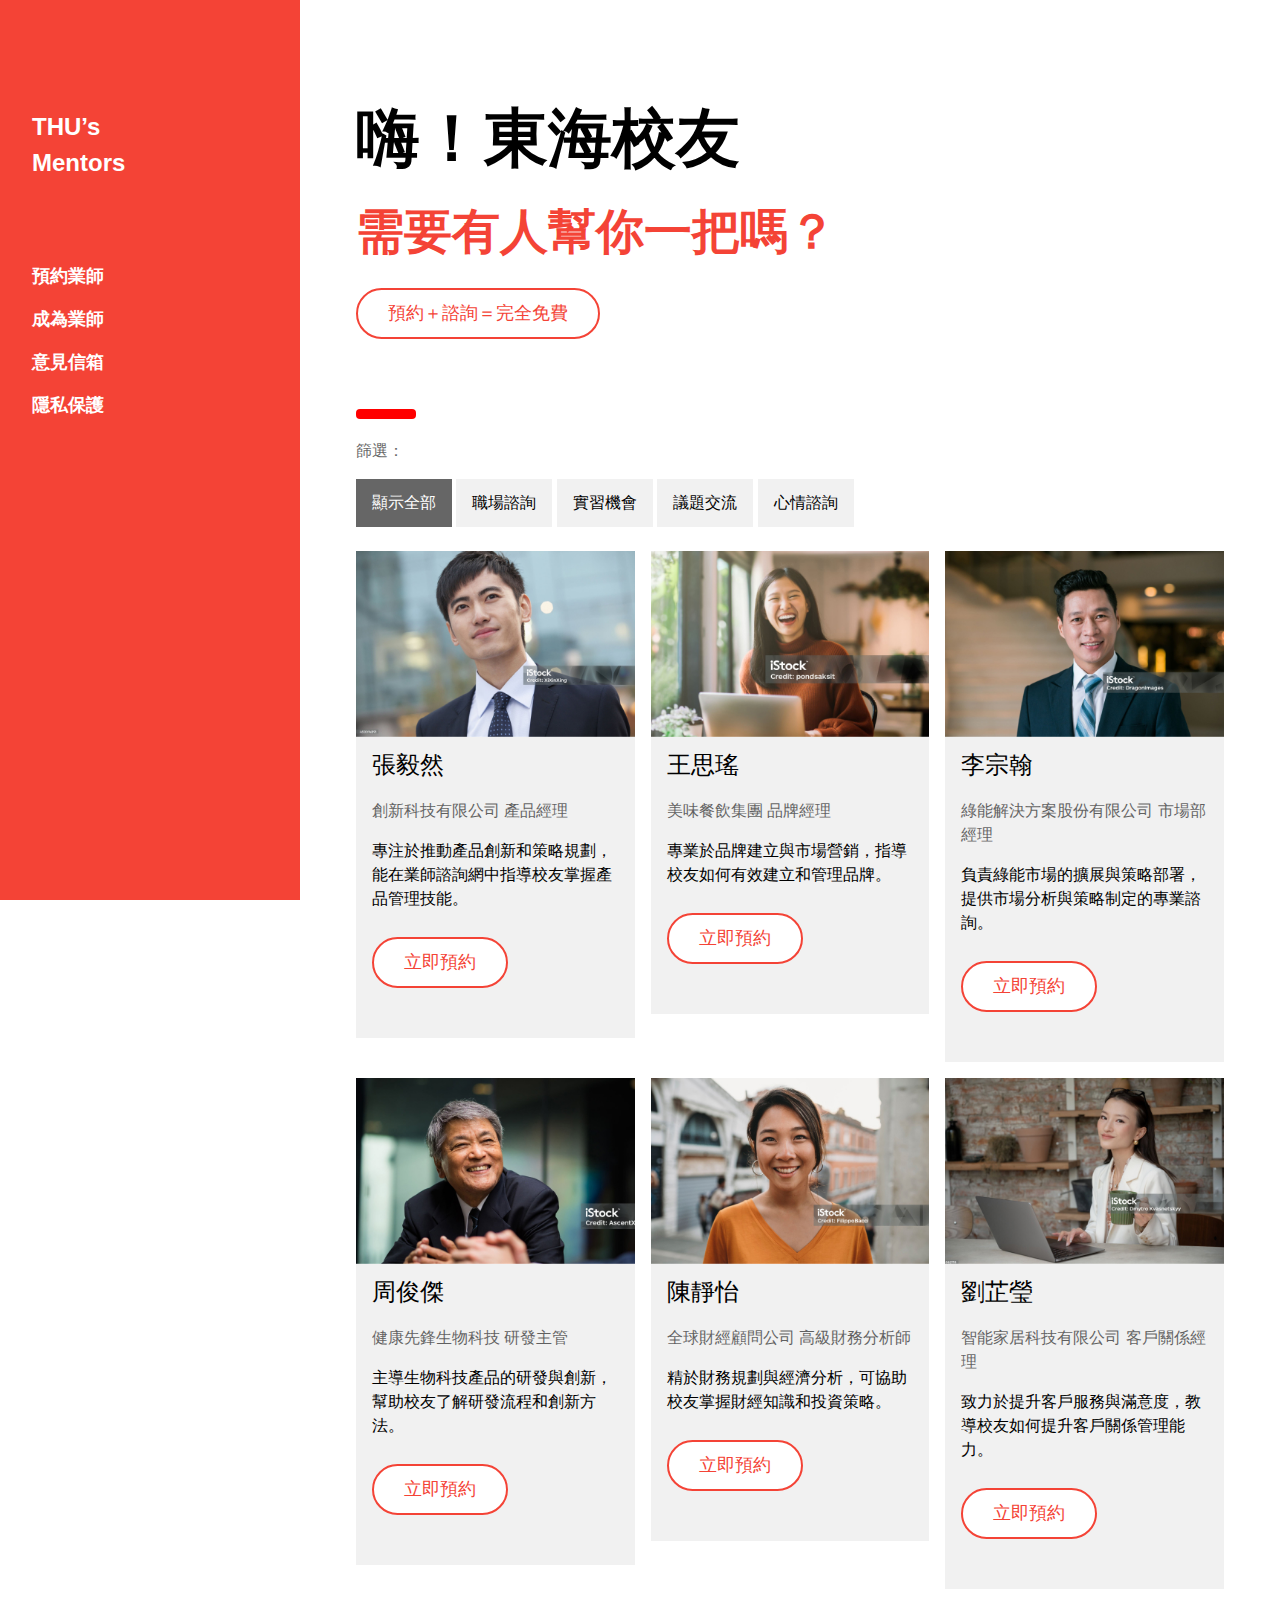
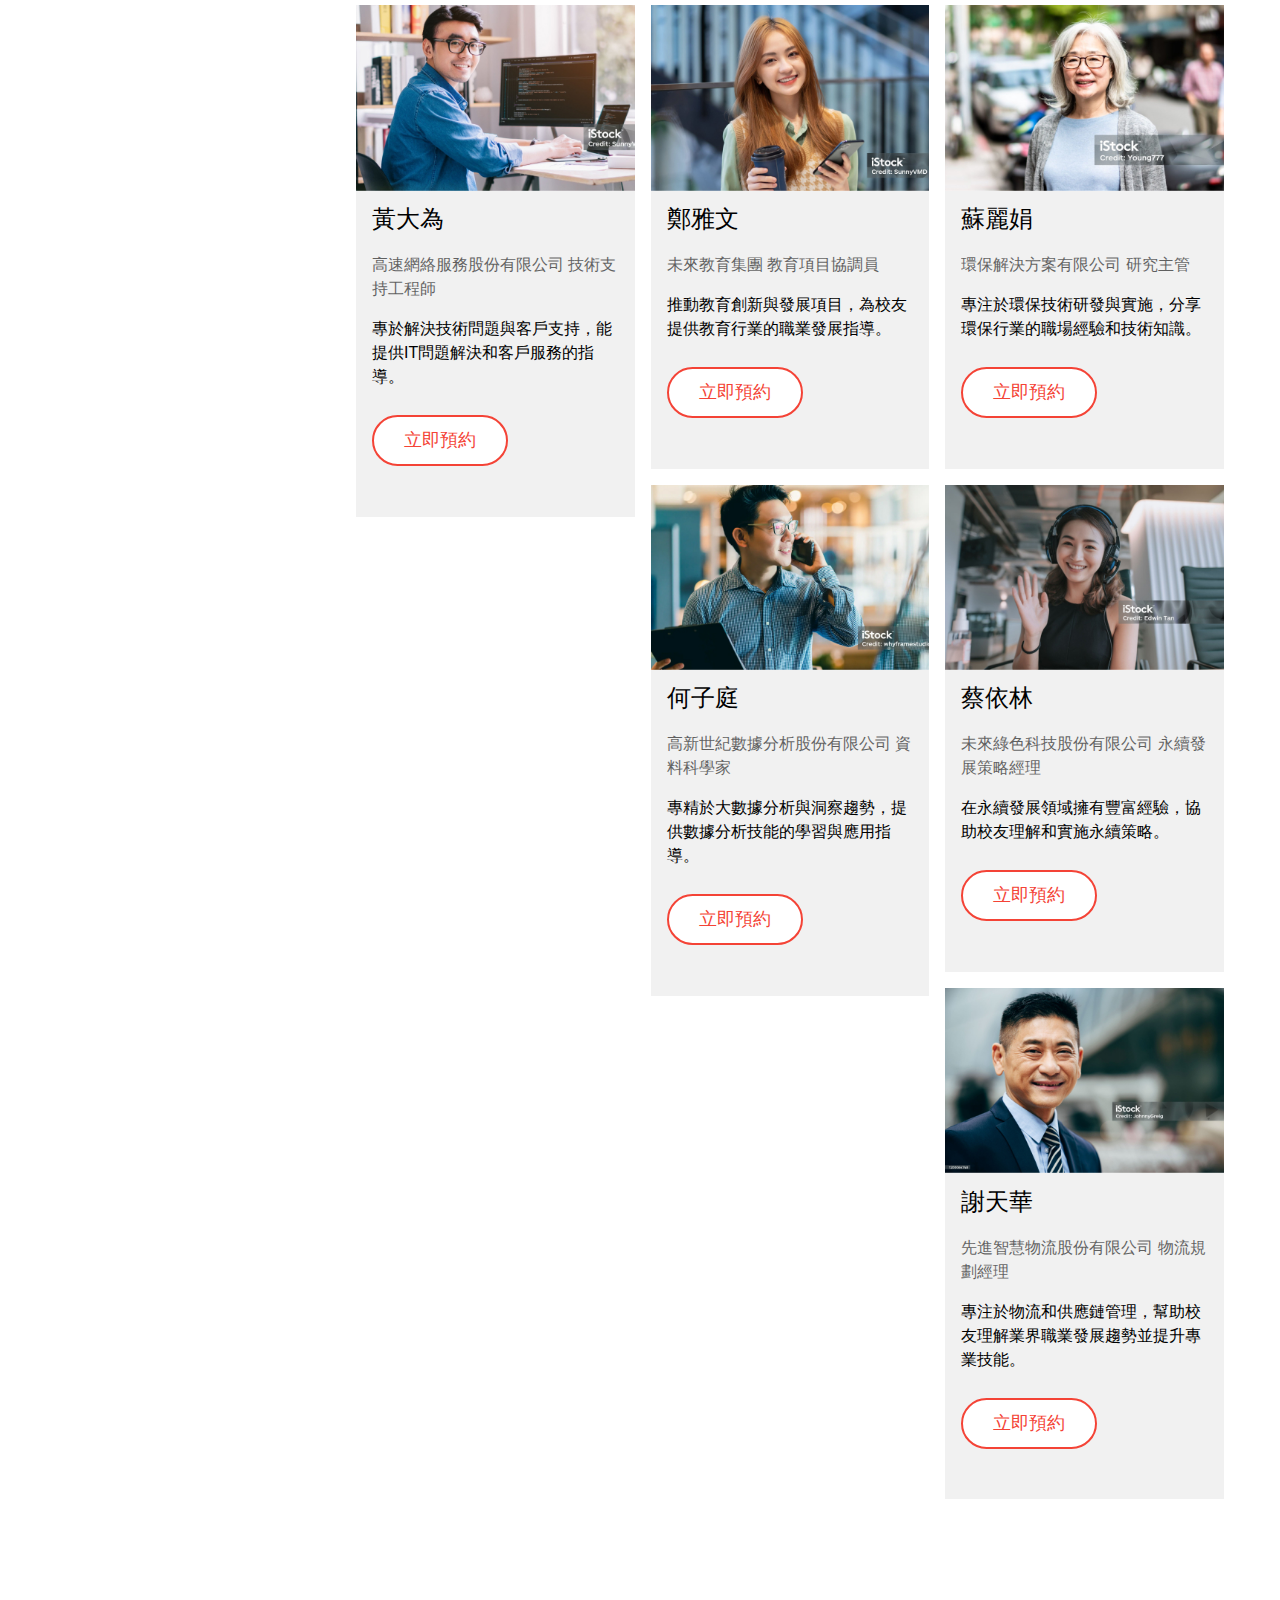
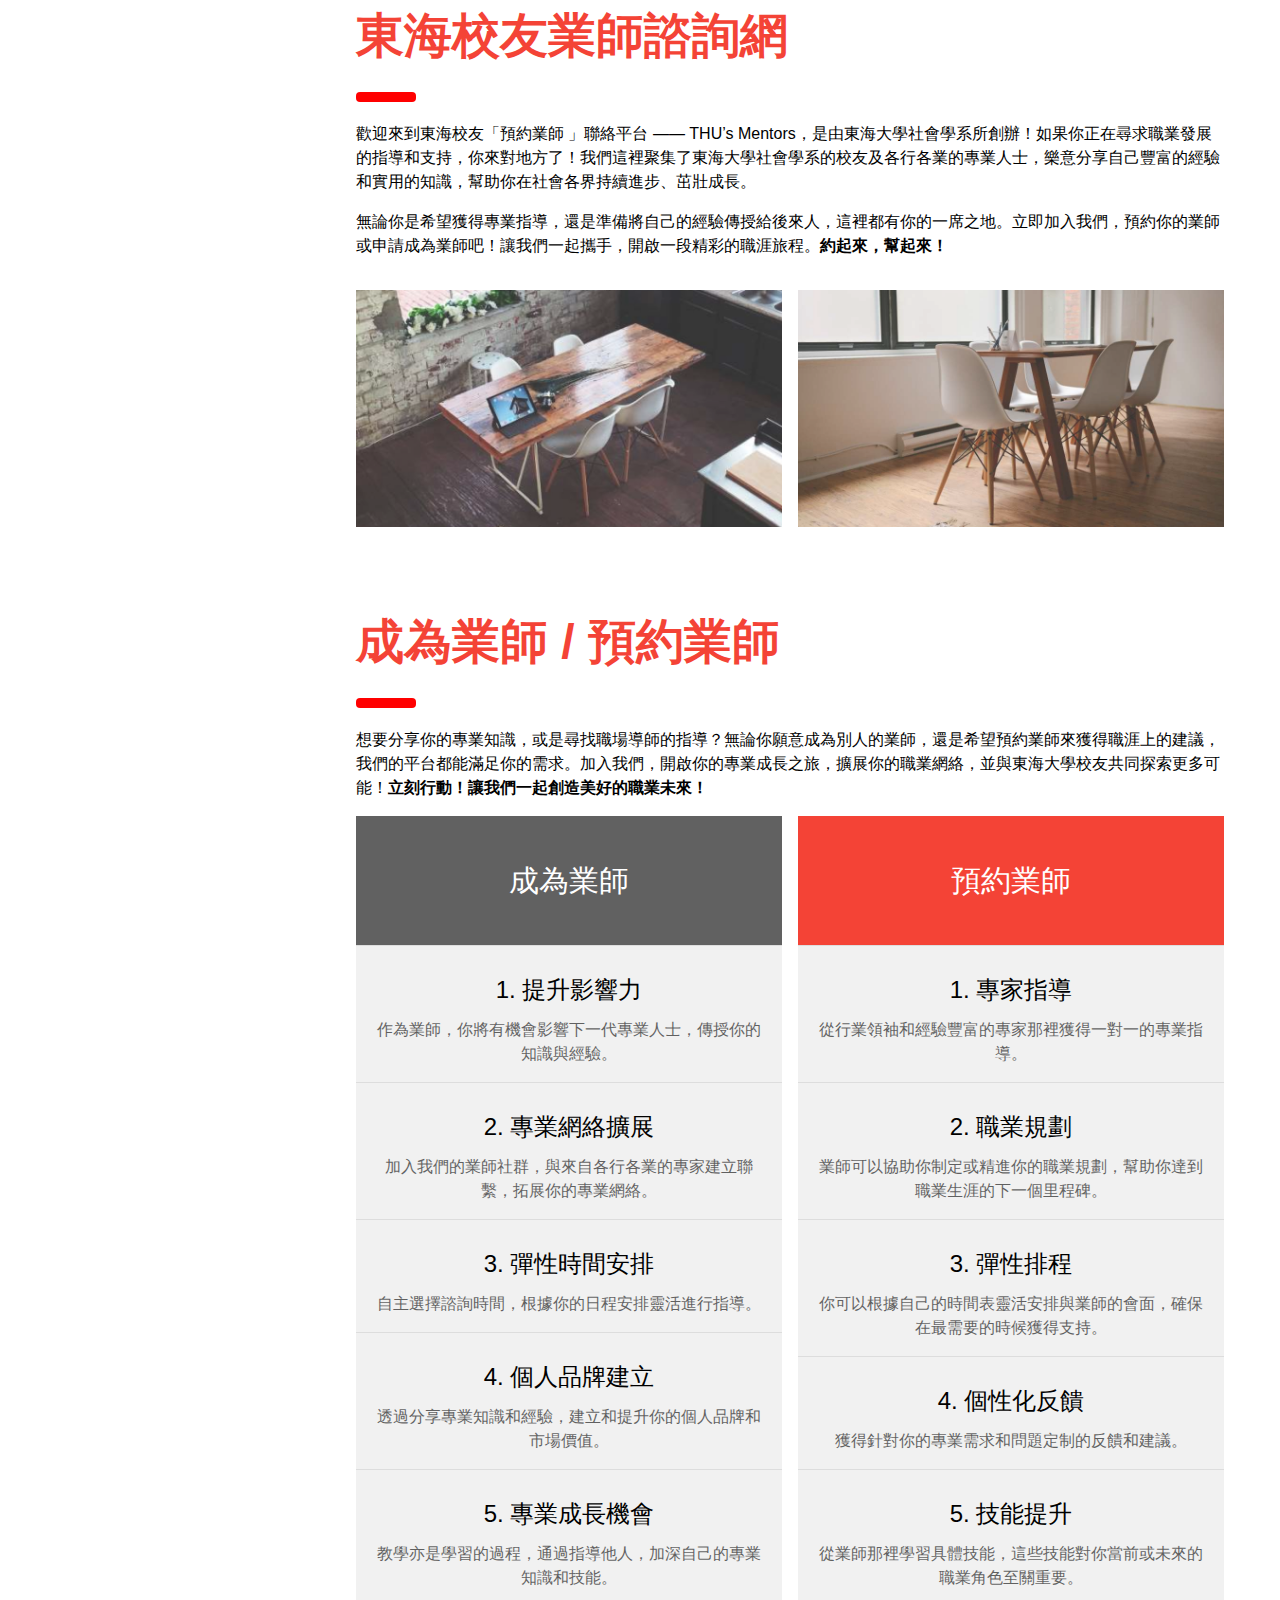
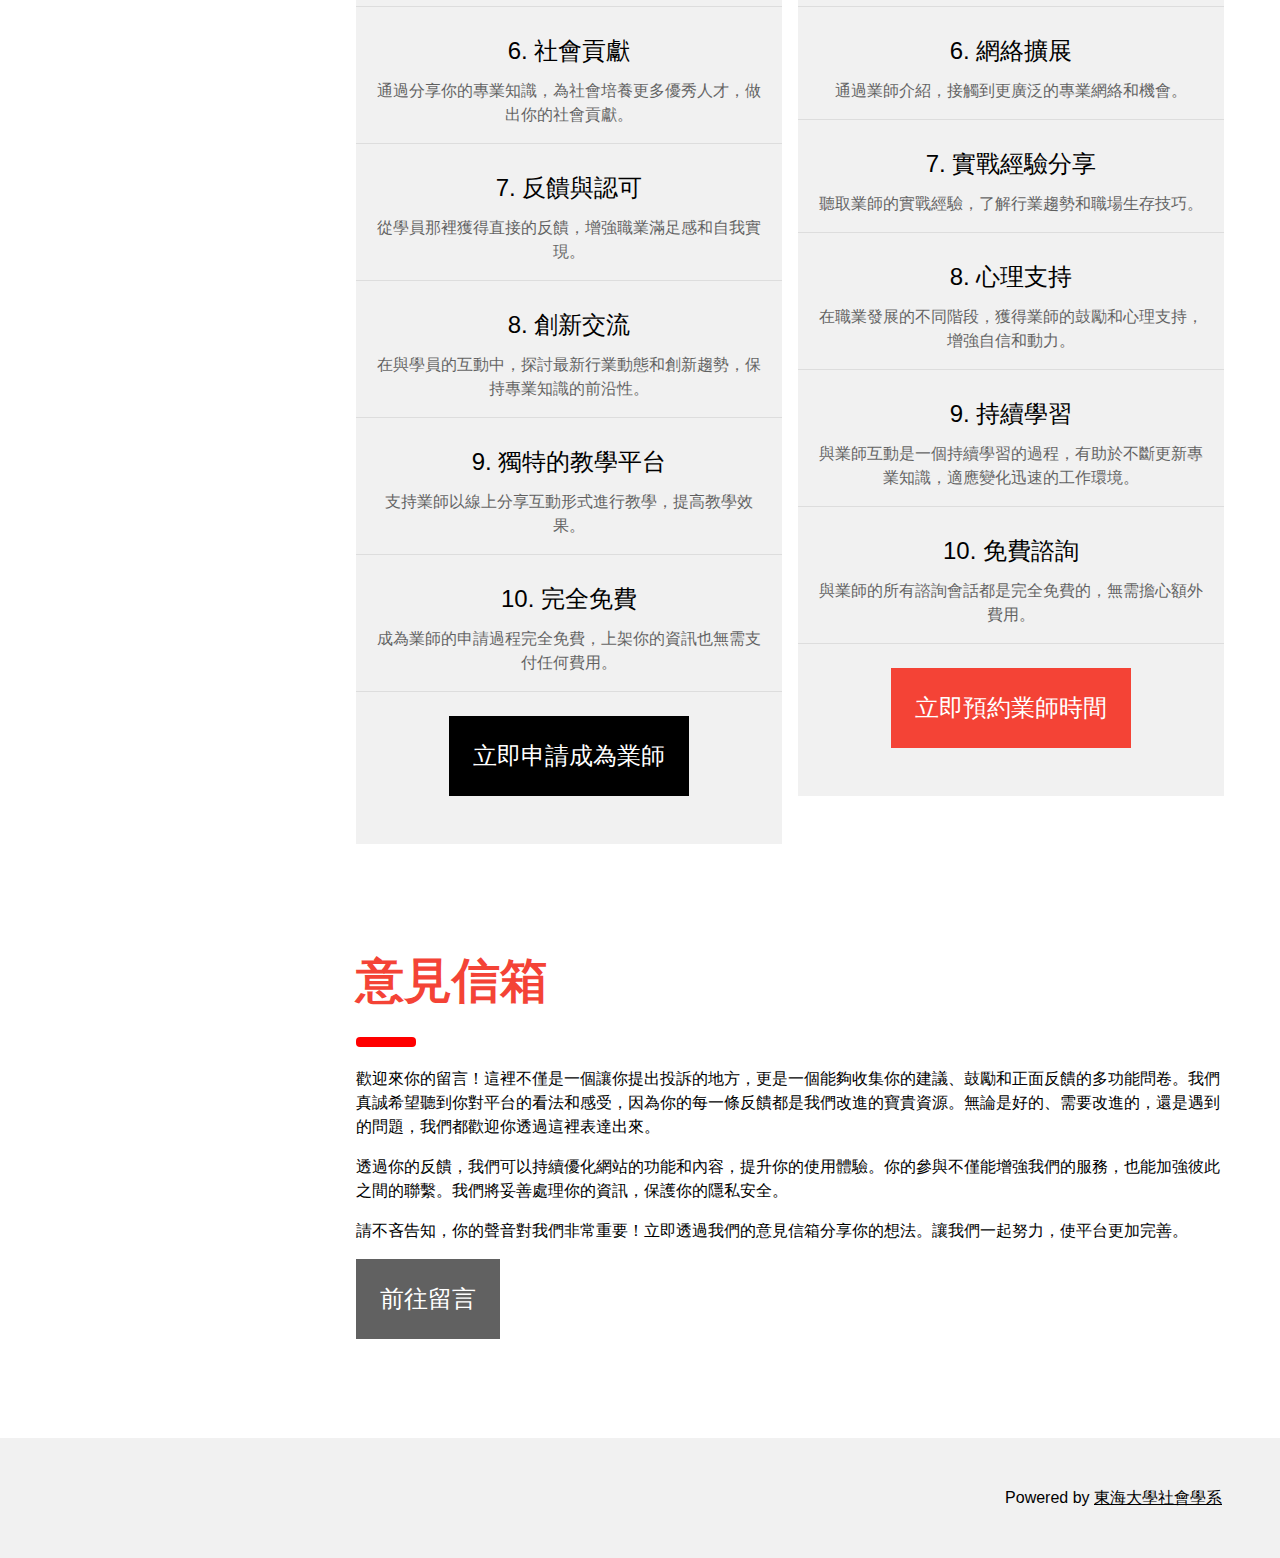
<file: index.html>
<!DOCTYPE html>
<!-- saved from url=(0070)https://www.w3schools.com/w3css/tryw3css_templates_interior_design.htm -->
<html lang="en">

<head>

  <!-- Google Tag Manager -->
  <script>(function (w, d, s, l, i) {
      w[l] = w[l] || []; w[l].push({
        'gtm.start':
          new Date().getTime(), event: 'gtm.js'
      }); var f = d.getElementsByTagName(s)[0],
        j = d.createElement(s), dl = l != 'dataLayer' ? '&l=' + l : ''; j.async = true; j.src =
          'https://www.googletagmanager.com/gtm.js?id=' + i + dl; f.parentNode.insertBefore(j, f);
    })(window, document, 'script', 'dataLayer', 'GTM-NVGWFGR7');</script>
  <!-- End Google Tag Manager -->

  <!-- Google tag (gtag.js) -->
  <script async src="https://www.googletagmanager.com/gtag/js?id=G-FJE0RJ6J0C"></script>
  <script>
    window.dataLayer = window.dataLayer || [];
    function gtag() { dataLayer.push(arguments); }
    gtag('js', new Date());

    gtag('config', 'G-FJE0RJ6J0C');
  </script>
  <!--  End Google tag (gtag.js) -->

  <meta http-equiv="Content-Type" content="text/html; charset=UTF-8">
  <title>THU’s Mentors</title>
  <meta name="viewport" content="width=device-width, initial-scale=1">
  <link rel="stylesheet" href="./W3.CSS Template_files/w3.css">
  <style>
    body,
    h1,
    h2,
    h3,
    h4,
    h5 {
      font-family: "Poppins", sans-serif
    }

    body {
      font-size: 16px;
    }

    .w3-half img {
      margin-bottom: -6px;
      margin-top: 16px;
      opacity: 0.8;
      cursor: pointer;
    }

    .w3-half img:hover {
      opacity: 1;
    }
  </style>
  <link rel="stylesheet"
    href="https://fonts.googleapis.com/css2?family=Material+Symbols+Outlined:opsz,wght,FILL,GRAD@24,400,0,0" />

  <!-- Google tag (gtag.js) -->
  <script async src="https://www.googletagmanager.com/gtag/js?id=G-FJE0RJ6J0C"></script>
  <script>
    window.dataLayer = window.dataLayer || [];
    function gtag() { dataLayer.push(arguments); }
    gtag('js', new Date());

    gtag('config', 'G-FJE0RJ6J0C');
  </script>
</head>

<body class="vsc-initialized" data-new-gr-c-s-check-loaded="14.1171.0" data-gr-ext-installed=""
  cz-shortcut-listen="true">

  <!-- Google Tag Manager (noscript) -->
  <noscript><iframe src="https://www.googletagmanager.com/ns.html?id=GTM-NVGWFGR7" height="0" width="0"
      style="display:none;visibility:hidden"></iframe></noscript>
  <!-- End Google Tag Manager (noscript) -->

  <!-- Sidebar/menu -->
  <nav class="w3-sidebar w3-red w3-collapse w3-top w3-large w3-padding" style="z-index:3;width:300px;font-weight:bold;"
    id="mySidebar"><br>

    <a href="javascript:void(0)" onclick="w3_close()" class="w3-button w3-hide-large w3-display-topleft"
      style="width:100%;font-size:32px;padding-top:12px;">
      <span class="material-symbols-outlined">
        cancel
      </span>
    </a>
    <div class="w3-container">
      <a href="./index.html" style="text-decoration: none;">
        <h3 class="w3-padding-64"><b>THU’s<br>Mentors</b></h3>
      </a>
    </div>
    <div class="w3-bar-block">
      <a href="https://docs.google.com/forms/d/e/1FAIpQLSfRFjcUIHqtGvLFUH5jR6refglsujY41hl6vPa5Kp1DiIWt1A/viewform?usp=sf_link"
        onclick="w3_close()" class="w3-bar-item w3-button w3-hover-white">預約業師</a>
      <a href="https://docs.google.com/forms/d/e/1FAIpQLScsrudyjlAlnQzGuwro2e80C92sa3V1ifTkZOZOU1hrQZ_m-w/viewform?usp=sf_link"
        onclick="w3_close()" class="w3-bar-item w3-button w3-hover-white">成為業師</a>
      <a href="https://docs.google.com/forms/d/e/1FAIpQLSeZdAErbfoBkNfRKjcRAPLr6au0yzOh2tx7AZxDjGhss8jkwA/viewform?usp=sf_link"
        onclick="w3_close()" class="w3-bar-item w3-button w3-hover-white">意見信箱</a>
      <a href="https://docs.google.com/forms/d/e/1FAIpQLSeP7VYFLag9yRNBW72BdhrUL-9MH4VB8kZKAM2t_hC0Ng2fkQ/viewform?usp=sf_link"
        onclick="w3_close()" class="w3-bar-item w3-button w3-hover-white">隱私保護</a>
    </div>
  </nav>

  <!-- Top menu on small screens -->
  <header class="w3-container w3-top w3-hide-large w3-red w3-xlarge w3-padding">
    <a href="javascript:void(0)" class="w3-button w3-red w3-margin-right" onclick="w3_open()">☰</a>
    <a href="./index.html" style="text-decoration: none;">THU’s Mentors</a>
  </header>

  <!-- Overlay effect when opening sidebar on small screens -->
  <div class="w3-overlay w3-hide-large" onclick="w3_close()" style="cursor:pointer" title="close side menu"
    id="myOverlay"></div>

  <!-- !PAGE CONTENT! -->
  <div class="w3-main" style="margin-left:340px;margin-right:40px">

    <!-- Header -->
    <div class="w3-container" style="margin-top:80px" id="showcase">
      <h1 class="w3-jumbo"><b>嗨！東海校友</b></h1>
      <h1 class="w3-xxxlarge w3-text-red"><b>需要有人幫你一把嗎？</b></h1><button class="freebutton">
        <h5>預約＋諮詢＝完全免費</h5>
      </button>
      <hr style="width:50px;border:5px solid red" class="w3-round">

      <!-- Control buttons -->

      <div id="myBtnContainer">
        <p class="w3-opacity">篩選：</p>
        <button class="btn active" onclick="filterSelection('all')"> 顯示全部</button>
        <button class="btn" onclick="filterSelection('職場諮詢')"> 職場諮詢</button>
        <button class="btn" onclick="filterSelection('實習機會')"> 實習機會</button>
        <button class="btn" onclick="filterSelection('議題交流')"> 議題交流</button>
        <button class="btn" onclick="filterSelection('心情諮詢')"> 心情諮詢</button>
      </div>

    </div>


    <!-- The Team -->
    <!-- The filterable elements. Note that some have multiple class names (this can be used if they belong to multiple categories) -->

    <div class="w3-row-padding">

      <div class="w3-col m4 w3-margin-bottom filterDiv 實習機會">
        <div class="w3-light-grey">
          <img src="./W3.CSS Template_files/team1.jpg" alt="John" style="width:100%">
          <div class="w3-container">
            <h3>張毅然</h3>
            <p class="w3-opacity">創新科技有限公司 產品經理</p>
            <p>專注於推動產品創新和策略規劃，能在業師諮詢網中指導校友掌握產品管理技能。</p>
            <a class="freebutton" href="./張毅然.html">
              <h5>立即預約</h5>
            </a>
          </div>
        </div>
      </div>
      <div class="w3-col m4 w3-margin-bottom filterDiv 職場諮詢 心情諮詢">
        <div class="w3-light-grey">
          <img src="./W3.CSS Template_files/team2.jpg" alt="Jane" style="width:100%">
          <div class="w3-container">
            <h3>王思瑤</h3>
            <p class="w3-opacity">美味餐飲集團 品牌經理</p>
            <p>專業於品牌建立與市場營銷，指導校友如何有效建立和管理品牌。</p>
            <a class="freebutton" href="./張毅然.html">
              <h5>立即預約</h5>
            </a>
          </div>
        </div>
      </div>
      <div class="w3-col m4 w3-margin-bottom filterDiv 議題交流 心情諮詢">
        <div class="w3-light-grey">
          <img src="./W3.CSS Template_files/team3.jpg" alt="Mike" style="width:100%">
          <div class="w3-container">
            <h3>李宗翰</h3>
            <p class="w3-opacity">綠能解決方案股份有限公司 市場部經理</p>
            <p>負責綠能市場的擴展與策略部署，提供市場分析與策略制定的專業諮詢。</p>
            <a class="freebutton" href="./張毅然.html">
              <h5>立即預約</h5>
            </a>
          </div>
        </div>
      </div>
      <div class="w3-col m4 w3-margin-bottom filterDiv 實習機會 議題交流">
        <div class="w3-light-grey">
          <img src="./W3.CSS Template_files/team4.jpg" alt="John" style="width:100%">
          <div class="w3-container">
            <h3>周俊傑</h3>
            <p class="w3-opacity">健康先鋒生物科技 研發主管</p>
            <p>主導生物科技產品的研發與創新，幫助校友了解研發流程和創新方法。</p>
            <a class="freebutton" href="./張毅然.html">
              <h5>立即預約</h5>
            </a>
          </div>
        </div>
      </div>
      <div class="w3-col m4 w3-margin-bottom filterDiv 職場諮詢 議題交流">
        <div class="w3-light-grey">
          <img src="./W3.CSS Template_files/team5.jpg" alt="Jane" style="width:100%">
          <div class="w3-container">
            <h3>陳靜怡</h3>
            <p class="w3-opacity">全球財經顧問公司 高級財務分析師</p>
            <p>精於財務規劃與經濟分析，可協助校友掌握財經知識和投資策略。</p>
            <a class="freebutton" href="./張毅然.html">
              <h5>立即預約</h5>
            </a>
          </div>
        </div>
      </div>
      <div class="w3-col m4 w3-margin-bottom filterDiv 議題交流 心情諮詢">
        <div class="w3-light-grey">
          <img src="./W3.CSS Template_files/team6.jpg" alt="Mike" style="width:100%">
          <div class="w3-container">
            <h3>劉芷瑩</h3>
            <p class="w3-opacity">智能家居科技有限公司 客戶關係經理</p>
            <p>致力於提升客戶服務與滿意度，教導校友如何提升客戶關係管理能力。</p>
            <a class="freebutton" href="./張毅然.html">
              <h5>立即預約</h5>
            </a>
          </div>
        </div>
      </div>
      <div class="w3-col m4 w3-margin-bottom filterDiv 議題交流">
        <div class="w3-light-grey">
          <img src="./W3.CSS Template_files/team7.jpg" alt="John" style="width:100%">
          <div class="w3-container">
            <h3>黃大為</h3>
            <p class="w3-opacity">高速網絡服務股份有限公司 技術支持工程師</p>
            <p>專於解決技術問題與客戶支持，能提供IT問題解決和客戶服務的指導。</p>
            <a class="freebutton" href="./張毅然.html">
              <h5>立即預約</h5>
            </a>
          </div>
        </div>
      </div>
      <div class="w3-col m4 w3-margin-bottom filterDiv 職場諮詢 實習機會 議題交流 心情諮詢">
        <div class="w3-light-grey">
          <img src="./W3.CSS Template_files/team8.jpg" alt="Jane" style="width:100%">
          <div class="w3-container">
            <h3>鄭雅文</h3>
            <p class="w3-opacity">未來教育集團 教育項目協調員</p>
            <p>推動教育創新與發展項目，為校友提供教育行業的職業發展指導。</p>
            <a class="freebutton" href="./張毅然.html">
              <h5>立即預約</h5>
            </a>
          </div>
        </div>
      </div>
      <div class="w3-col m4 w3-margin-bottom filterDiv 職場諮詢 實習機會 議題交流 心情諮詢">
        <div class="w3-light-grey">
          <img src="./W3.CSS Template_files/team9.jpg" alt="Mike" style="width:100%">
          <div class="w3-container">
            <h3>蘇麗娟</h3>
            <p class="w3-opacity">環保解決方案有限公司 研究主管</p>
            <p>專注於環保技術研發與實施，分享環保行業的職場經驗和技術知識。</p>
            <a class="freebutton" href="./張毅然.html">
              <h5>立即預約</h5>
            </a>
          </div>
        </div>
      </div>
      <div class="w3-col m4 w3-margin-bottom filterDiv 職場諮詢 議題交流 心情諮詢">
        <div class="w3-light-grey">
          <img src="./W3.CSS Template_files/team10.jpg" alt="John" style="width:100%">
          <div class="w3-container">
            <h3>何子庭</h3>
            <p class="w3-opacity">高新世紀數據分析股份有限公司 資料科學家</p>
            <p>專精於大數據分析與洞察趨勢，提供數據分析技能的學習與應用指導。</p>
            <a class="freebutton" href="./張毅然.html">
              <h5>立即預約</h5>
            </a>
          </div>
        </div>
      </div>
      <div class="w3-col m4 w3-margin-bottom filterDiv 職場諮詢 議題交流">
        <div class="w3-light-grey">
          <img src="./W3.CSS Template_files/team11.jpg" alt="Jane" style="width:100%">
          <div class="w3-container">
            <h3>蔡依林</h3>
            <p class="w3-opacity">未來綠色科技股份有限公司 永續發展策略經理</p>
            <p>在永續發展領域擁有豐富經驗，協助校友理解和實施永續策略。</p>
            <a class="freebutton" href="./張毅然.html">
              <h5>立即預約</h5>
            </a>
          </div>
        </div>
      </div>
      <div class="w3-col m4 w3-margin-bottom filterDiv 職場諮詢 實習機會 議題交流 心情諮詢">
        <div class="w3-light-grey">
          <img src="./W3.CSS Template_files/team12.jpg" alt="Mike" style="width:100%">
          <div class="w3-container">
            <h3>謝天華</h3>
            <p class="w3-opacity">先進智慧物流股份有限公司 物流規劃經理</p>
            <p>專注於物流和供應鏈管理，幫助校友理解業界職業發展趨勢並提升專業技能。</p>
            <a class="freebutton" href="./張毅然.html">
              <h5>立即預約</h5>
            </a>
          </div>
        </div>
      </div>
    </div>


    <!-- Services -->
    <div class="w3-container" id="services" style="margin-top:75px">
      <h1 class="w3-xxxlarge w3-text-red"><b>東海校友業師諮詢網</b></h1>
      <hr style="width:50px;border:5px solid red" class="w3-round">
      <p>歡迎來到東海校友「預約業師 」聯絡平台 —— THU’s
        Mentors，是由東海大學社會學系所創辦！如果你正在尋求職業發展的指導和支持，你來對地方了！我們這裡聚集了東海大學社會學系的校友及各行各業的專業人士，樂意分享自己豐富的經驗和實用的知識，幫助你在社會各界持續進步、茁壯成長。
      </p>
      <p>無論你是希望獲得專業指導，還是準備將自己的經驗傳授給後來人，這裡都有你的一席之地。立即加入我們，預約你的業師或申請成為業師吧！讓我們一起攜手，開啟一段精彩的職涯旅程。<strong>約起來，幫起來！</strong>
      </p>
    </div>
    <!-- Photo grid (modal) -->
    <div class="w3-row-padding">
      <div class="w3-half">
        <img src="./W3.CSS Template_files/kitchenconcrete2.jpg" style="width:100%" onclick="onClick(this)"
          alt="東海大學社會學系小樹屋">
      </div>
      <div class="w3-half">
        <img src="./W3.CSS Template_files/diningroom.jpg" style="width:100%" onclick="onClick(this)" alt="東海大學社會學系諮商室">
      </div>
    </div>

    <!-- Modal for full size images on click-->
    <div id="modal01" class="w3-modal w3-black" style="padding-top:0" onclick="this.style.display='none'">
      <span class="w3-button w3-black w3-xxlarge w3-display-topright">×</span>
      <div class="w3-modal-content w3-animate-zoom w3-center w3-transparent w3-padding-64">
        <img id="img01" class="w3-image">
        <p id="caption"></p>
      </div>
    </div>

    <!-- Designers -->
    <!-- <div class="w3-container" id="designers" style="margin-top:75px">
      <h1 class="w3-xxxlarge w3-text-red"><b>Designers.</b></h1>
      <hr style="width:50px;border:5px solid red" class="w3-round">
      <p>The best team in the world.</p>
      <p>We are lorem ipsum consectetur adipiscing elit, sed do eiusmod tempor incididunt ut labore et dolore magna
        aliqua. Ut enim ad minim veniam, quis nostrud exercitation ullamco laboris nisi ut aliquip ex ea commodo
        consequat. Duis aute irure
        dolor in reprehenderit in voluptate velit esse cillum dolore eu fugiat nulla pariatur. Excepteur sint occaecat
        cupidatat non proident, sunt in culpa qui officia deserunt mollit anim id est laborum consectetur adipiscing
        elit, sed do eiusmod tempor
        incididunt ut labore et quis nostrud exercitation ullamco laboris nisi ut aliquip ex ea commodo consequat.
      </p>
      <p><b>Our designers are thoughtfully chosen</b>:</p>
    </div> -->


    <!-- Packages / Pricing Tables -->
    <div class="w3-container" id="packages" style="margin-top:75px">
      <h1 class="w3-xxxlarge w3-text-red"><b>成為業師 / 預約業師</b></h1>
      <hr style="width:50px;border:5px solid red" class="w3-round">
      <p>
        想要分享你的專業知識，或是尋找職場導師的指導？無論你願意成為別人的業師，還是希望預約業師來獲得職涯上的建議，我們的平台都能滿足你的需求。加入我們，開啟你的專業成長之旅，擴展你的職業網絡，並與東海大學校友共同探索更多可能！<strong>立刻行動！讓我們一起創造美好的職業未來！</strong>
      </p>
    </div>

    <div class="w3-row-padding">
      <div class="w3-half w3-margin-bottom">
        <ul class="w3-ul w3-light-grey w3-center">
          <li class="w3-dark-grey w3-xlarge w3-padding-32">
            <h2>成為業師</h2>
          </li>
          <li class="w3-padding-16">
            <h3>1. 提升影響力</h3>
            <span class="w3-opacity">作為業師，你將有機會影響下一代專業人士，傳授你的知識與經驗。</span>
          </li>
          <li class="w3-padding-16">
            <h3>2. 專業網絡擴展</h3>
            <span class="w3-opacity">加入我們的業師社群，與來自各行各業的專家建立聯繫，拓展你的專業網絡。</span>
          </li>
          <li class="w3-padding-16">
            <h3>3. 彈性時間安排</h3>
            <span class="w3-opacity">自主選擇諮詢時間，根據你的日程安排靈活進行指導。</span>
          </li>
          <li class="w3-padding-16">
            <h3>4. 個人品牌建立</h3>
            <span class="w3-opacity">透過分享專業知識和經驗，建立和提升你的個人品牌和市場價值。</span>
          </li>

          <li class="w3-padding-16">
            <h3>5. 專業成長機會</h3>
            <span class="w3-opacity">教學亦是學習的過程，通過指導他人，加深自己的專業知識和技能。</span>
          </li>
          <li class="w3-padding-16">
            <h3>6. 社會貢獻</h3>
            <span class="w3-opacity">通過分享你的專業知識，為社會培養更多優秀人才，做出你的社會貢獻。
          </li>
          <li class="w3-padding-16">
            <h3>7. 反饋與認可</h3>
            <span class="w3-opacity">從學員那裡獲得直接的反饋，增強職業滿足感和自我實現。</span>
          </li>
          <li class="w3-padding-16">
            <h3>8. 創新交流</h3>
            <span class="w3-opacity">在與學員的互動中，探討最新行業動態和創新趨勢，保持專業知識的前沿性。</span>
          </li>
          <li class="w3-padding-16">
            <h3>9. 獨特的教學平台</h3>
            <span class="w3-opacity">支持業師以線上分享互動形式進行教學，提高教學效果。</span>
          </li>

          <li class="w3-padding-16">
            <h3>10. 完全免費</h3>
            <span class="w3-opacity">成為業師的申請過程完全免費，上架你的資訊也無需支付任何費用。
            </span>
          </li>
          <li class="w3-light-grey w3-padding-24">
            <a class="w3-button w3-black w3-padding-large w3-hover-red"
              href="https://docs.google.com/forms/d/e/1FAIpQLScsrudyjlAlnQzGuwro2e80C92sa3V1ifTkZOZOU1hrQZ_m-w/viewform?usp=sf_link">
              <h3>立即申請成為業師</h3>
            </a>
          </li>
        </ul>
      </div>

      <div class="w3-half">
        <ul class="w3-ul w3-light-grey w3-center">
          <li class="w3-red w3-xlarge w3-padding-32">
            <h2>預約業師</h2>
          </li>
          <li class="w3-padding-16">
            <h3>1. 專家指導</h3><span class="w3-opacity">從行業領袖和經驗豐富的專家那裡獲得一對一的專業指導。</span>
          </li>
          <li class="w3-padding-16">
            <h3>2. 職業規劃</h3><span class="w3-opacity">業師可以協助你制定或精進你的職業規劃，幫助你達到職業生涯的下一個里程碑。</span>
          </li>
          <li class="w3-padding-16">
            <h3>3. 彈性排程</h3><span class="w3-opacity">你可以根據自己的時間表靈活安排與業師的會面，確保在最需要的時候獲得支持。</span>
          </li>
          <li class="w3-padding-16">
            <h3>4. 個性化反饋</h3><span class="w3-opacity">獲得針對你的專業需求和問題定制的反饋和建議。</span>
          </li>
          <li class="w3-padding-16">
            <h3>5. 技能提升</h3><span class="w3-opacity">從業師那裡學習具體技能，這些技能對你當前或未來的職業角色至關重要。</span>
          </li>
          <li class="w3-padding-16">
            <h3>6. 網絡擴展</h3><span class="w3-opacity">通過業師介紹，接觸到更廣泛的專業網絡和機會。</span>
          </li>
          <li class="w3-padding-16">
            <h3>7. 實戰經驗分享</h3><span class="w3-opacity">聽取業師的實戰經驗，了解行業趨勢和職場生存技巧。</span>
          </li>
          <li class="w3-padding-16">
            <h3>8. 心理支持</h3><span class="w3-opacity">在職業發展的不同階段，獲得業師的鼓勵和心理支持，增強自信和動力。</span>
          </li>
          <li class="w3-padding-16">
            <h3>9. 持續學習</h3><span class="w3-opacity">與業師互動是一個持續學習的過程，有助於不斷更新專業知識，適應變化迅速的工作環境。</span>
          </li>
          <li class="w3-padding-16">
            <h3>10. 免費諮詢</h3><span class="w3-opacity">與業師的所有諮詢會話都是完全免費的，無需擔心額外費用。</span>
          </li>
          <li class="w3-light-grey w3-padding-24">
            <a class="w3-button w3-red w3-padding-large w3-hover-black"
              href="https://docs.google.com/forms/d/e/1FAIpQLSfRFjcUIHqtGvLFUH5jR6refglsujY41hl6vPa5Kp1DiIWt1A/viewform?usp=sf_link">
              <h3>立即預約業師時間</h3>
            </a>
          </li>
        </ul>
      </div>
    </div>

    <!-- Contact -->
    <div class="w3-container" id="contact" style="margin-top:75px">
      <h1 class="w3-xxxlarge w3-text-red"><b>意見信箱</b></h1>
      <hr style="width:50px;border:5px solid red" class="w3-round">
      <p>
        歡迎來你的留言！這裡不僅是一個讓你提出投訴的地方，更是一個能夠收集你的建議、鼓勵和正面反饋的多功能問卷。我們真誠希望聽到你對平台的看法和感受，因為你的每一條反饋都是我們改進的寶貴資源。無論是好的、需要改進的，還是遇到的問題，我們都歡迎你透過這裡表達出來。
      </p>
      <p>透過你的反饋，我們可以持續優化網站的功能和內容，提升你的使用體驗。你的參與不僅能增強我們的服務，也能加強彼此之間的聯繫。我們將妥善處理你的資訊，保護你的隱私安全。</p>
      <p>請不吝告知，你的聲音對我們非常重要！立即透過我們的意見信箱分享你的想法。讓我們一起努力，使平台更加完善。</p>
      <a class="w3-button w3-dark-grey w3-padding-large w3-hover-black"
        href="https://docs.google.com/forms/d/e/1FAIpQLSeZdAErbfoBkNfRKjcRAPLr6au0yzOh2tx7AZxDjGhss8jkwA/viewform?usp=sf_link">
        <h3>前往留言</h3>
      </a>
    </div>

    <!-- End page content -->
  </div>

  <!-- W3.CSS Container -->
  <div class="w3-light-grey w3-container w3-padding-32" style="margin-top:75px;padding-right:58px">
    <p class="w3-right">Powered by <a href="https://soc.thu.edu.tw/" title="東海大學社會學系" target="_blank"
        class="w3-hover-opacity">東海大學社會學系</a></p>
  </div>

  <script>
    // Script to open and close sidebar
    function w3_open() {
      document.getElementById("mySidebar").style.display = "block";
      document.getElementById("myOverlay").style.display = "block";
    }

    function w3_close() {
      document.getElementById("mySidebar").style.display = "none";
      document.getElementById("myOverlay").style.display = "none";
    }

    // Modal Image Gallery
    function onClick(element) {
      document.getElementById("img01").src = element.src;
      document.getElementById("modal01").style.display = "block";
      var captionText = document.getElementById("caption");
      captionText.innerHTML = element.alt;
    }

    filterSelection("all")
    function filterSelection(c) {
      var x, i;
      x = document.getElementsByClassName("filterDiv");
      if (c == "all") c = "";
      // Add the "show" class (display:block) to the filtered elements, and remove the "show" class from the elements that are not selected
      for (i = 0; i < x.length; i++) {
        w3RemoveClass(x[i], "show");
        if (x[i].className.indexOf(c) > -1) w3AddClass(x[i], "show");
      }
    }

    // Show filtered elements
    function w3AddClass(element, name) {
      var i, arr1, arr2;
      arr1 = element.className.split(" ");
      arr2 = name.split(" ");
      for (i = 0; i < arr2.length; i++) {
        if (arr1.indexOf(arr2[i]) == -1) {
          element.className += " " + arr2[i];
        }
      }
    }

    // Hide elements that are not selected
    function w3RemoveClass(element, name) {
      var i, arr1, arr2;
      arr1 = element.className.split(" ");
      arr2 = name.split(" ");
      for (i = 0; i < arr2.length; i++) {
        while (arr1.indexOf(arr2[i]) > -1) {
          arr1.splice(arr1.indexOf(arr2[i]), 1);
        }
      }
      element.className = arr1.join(" ");
    }

    // Add active class to the current control button (highlight it)
    var btnContainer = document.getElementById("myBtnContainer");
    var btns = btnContainer.getElementsByClassName("btn");
    for (var i = 0; i < btns.length; i++) {
      btns[i].addEventListener("click", function () {
        var current = document.getElementsByClassName("active");
        current[0].className = current[0].className.replace(" active", "");
        this.className += " active";
      });
    }
  </script>


  <div id="yt_article_summary_widget_wrapper" class="yt_article_summary_widget_wrapper" style="display: none;">
    <div id="yt_article_summary_widget" class="yt_article_summary_widget"><svg style="filter: brightness(0.8);"
        width="32" height="32" viewBox="0 0 24 24" fill="none" xmlns="http://www.w3.org/2000/svg">
        <mask id="path-1-outside-1_3606_3145" maskUnits="userSpaceOnUse" x="1" y="1" width="22" height="22"
          fill="black">
          <rect fill="white" x="1" y="1" width="22" height="22"></rect>
          <path
            d="M20.6816 10.1843C20.9588 9.34066 21.0063 8.4399 20.8192 7.57245C20.6321 6.70499 20.217 5.90134 19.6157 5.24216C19.0143 4.58298 18.2478 4.09146 17.393 3.81692C16.5382 3.54238 15.6253 3.49449 14.7459 3.67805C14.1453 3.01747 13.379 2.52468 12.524 2.24931C11.669 1.97394 10.7555 1.92571 9.87559 2.10947C8.99568 2.29324 8.18039 2.70252 7.51181 3.29608C6.84323 3.88965 6.34499 4.64654 6.06725 5.49055C5.18642 5.67292 4.3699 6.08122 3.70003 6.67426C3.03017 7.26731 2.53064 8.02413 2.25182 8.86842C1.97299 9.71271 1.92474 10.6146 2.11192 11.4832C2.2991 12.3517 2.71509 13.1562 3.31795 13.8155C3.09309 14.4899 3.01633 15.2037 3.09278 15.9095C3.16924 16.6154 3.39716 17.2971 3.76139 17.9093C4.30169 18.8351 5.12567 19.568 6.11483 20.0027C7.104 20.4373 8.20738 20.5512 9.26631 20.328C9.74353 20.8568 10.3291 21.2796 10.9844 21.5684C11.6396 21.8571 12.3495 22.0053 13.0672 22.003C14.1516 22.003 15.2081 21.6635 16.0847 21.0334C16.9612 20.4034 17.6125 19.5152 17.9449 18.4968C18.649 18.3539 19.3141 18.0649 19.8962 17.6489C20.4784 17.233 20.9642 16.6997 21.3214 16.0843C21.8585 15.1598 22.0858 14.0915 21.9709 13.032C21.856 11.9724 21.4048 10.9758 20.6816 10.1843ZM13.0798 20.6968C12.191 20.6968 11.3302 20.3894 10.6473 19.828L10.7677 19.7593L14.8029 17.4593C14.9069 17.4047 14.9935 17.3225 15.0528 17.2221C15.1121 17.1216 15.1418 17.0068 15.1386 16.8905V11.2655L16.8427 12.2405C16.8517 12.2441 16.8594 12.2501 16.865 12.2579C16.8706 12.2656 16.8739 12.2748 16.8744 12.2843V16.9343C16.876 17.4289 16.7785 17.9189 16.5875 18.3761C16.3964 18.8333 16.1156 19.2488 15.7611 19.5985C15.4067 19.9482 14.9856 20.2253 14.5222 20.4138C14.0588 20.6023 13.5621 20.6984 13.0608 20.6968H13.0798ZM4.90165 17.2593C4.46164 16.5029 4.3026 15.6189 4.45188 14.7593L4.57224 14.828L8.60749 17.128C8.70379 17.1829 8.81303 17.2118 8.92423 17.2118C9.03543 17.2118 9.14467 17.1829 9.24097 17.128L14.1758 14.3218V16.253C14.1797 16.2608 14.1817 16.2694 14.1817 16.278C14.1817 16.2867 14.1797 16.2953 14.1758 16.303L10.0962 18.628C9.66403 18.8748 9.18685 19.0352 8.69188 19.0999C8.19692 19.1647 7.69387 19.1326 7.21148 19.0055C6.72909 18.8784 6.27681 18.6587 5.88048 18.3591C5.48415 18.0595 5.15154 17.6858 4.90165 17.2593ZM3.83741 8.5843C4.28764 7.82089 4.99655 7.23878 5.83919 6.94055V11.6718C5.83595 11.7857 5.86434 11.8983 5.92128 11.9975C5.97823 12.0966 6.06156 12.1785 6.16227 12.2343L11.0717 15.028L9.36766 16.003C9.34918 16.0092 9.32914 16.0092 9.31065 16.003L5.23106 13.678C4.36041 13.1812 3.72487 12.3642 3.46364 11.4059C3.20242 10.4476 3.33682 9.42624 3.83741 8.56555V8.5843ZM17.8563 11.7968L12.9278 8.9718L14.6319 8.00305C14.6403 7.99741 14.6502 7.99439 14.6604 7.99439C14.6705 7.99439 14.6805 7.99741 14.6889 8.00305L18.7685 10.328C19.3915 10.684 19.8992 11.2072 20.2325 11.8368C20.5659 12.4664 20.7111 13.1764 20.6514 13.8843C20.5916 14.5921 20.3294 15.2687 19.8951 15.8352C19.4608 16.4017 18.8724 16.8349 18.1983 17.0843V12.353C18.1946 12.2391 18.1612 12.1281 18.1013 12.0306C18.0414 11.9332 17.957 11.8527 17.8563 11.7968ZM19.554 9.2968L19.4336 9.2218L15.4047 6.9093C15.3047 6.84846 15.1896 6.81624 15.0721 6.81624C14.9547 6.81624 14.8395 6.84846 14.7396 6.9093L9.8111 9.71555V7.75305C9.8061 7.7445 9.80346 7.7348 9.80346 7.72492C9.80346 7.71505 9.8061 7.70535 9.8111 7.6968L13.897 5.37805C14.5222 5.02257 15.2371 4.85003 15.958 4.88059C16.6789 4.91115 17.3762 5.14356 17.9682 5.55064C18.5601 5.95772 19.0225 6.52265 19.301 7.17939C19.5796 7.83614 19.663 8.55755 19.5413 9.2593L19.554 9.2968ZM8.87989 12.7218L7.1695 11.753C7.15339 11.7405 7.1422 11.7228 7.13782 11.703V7.06555C7.13785 6.35289 7.34371 5.65499 7.73128 5.0536C8.11885 4.45222 8.67209 3.97224 9.32619 3.6699C9.98029 3.36756 10.7082 3.25537 11.4246 3.34647C12.141 3.43757 12.8162 3.7282 13.3712 4.1843L13.2636 4.25305L9.21563 6.55305C9.11158 6.60765 9.02504 6.68981 8.96573 6.79029C8.90642 6.89076 8.87669 7.00557 8.87989 7.1218V12.7218ZM9.80476 10.753L11.9966 9.50305L14.1948 10.753V13.253L11.9966 14.503L9.79843 13.253L9.80476 10.753Z">
          </path>
        </mask>
        <path
          d="M20.6816 10.1843C20.9588 9.34066 21.0063 8.4399 20.8192 7.57245C20.6321 6.70499 20.217 5.90134 19.6157 5.24216C19.0143 4.58298 18.2478 4.09146 17.393 3.81692C16.5382 3.54238 15.6253 3.49449 14.7459 3.67805C14.1453 3.01747 13.379 2.52468 12.524 2.24931C11.669 1.97394 10.7555 1.92571 9.87559 2.10947C8.99568 2.29324 8.18039 2.70252 7.51181 3.29608C6.84323 3.88965 6.34499 4.64654 6.06725 5.49055C5.18642 5.67292 4.3699 6.08122 3.70003 6.67426C3.03017 7.26731 2.53064 8.02413 2.25182 8.86842C1.97299 9.71271 1.92474 10.6146 2.11192 11.4832C2.2991 12.3517 2.71509 13.1562 3.31795 13.8155C3.09309 14.4899 3.01633 15.2037 3.09278 15.9095C3.16924 16.6154 3.39716 17.2971 3.76139 17.9093C4.30169 18.8351 5.12567 19.568 6.11483 20.0027C7.104 20.4373 8.20738 20.5512 9.26631 20.328C9.74353 20.8568 10.3291 21.2796 10.9844 21.5684C11.6396 21.8571 12.3495 22.0053 13.0672 22.003C14.1516 22.003 15.2081 21.6635 16.0847 21.0334C16.9612 20.4034 17.6125 19.5152 17.9449 18.4968C18.649 18.3539 19.3141 18.0649 19.8962 17.6489C20.4784 17.233 20.9642 16.6997 21.3214 16.0843C21.8585 15.1598 22.0858 14.0915 21.9709 13.032C21.856 11.9724 21.4048 10.9758 20.6816 10.1843ZM13.0798 20.6968C12.191 20.6968 11.3302 20.3894 10.6473 19.828L10.7677 19.7593L14.8029 17.4593C14.9069 17.4047 14.9935 17.3225 15.0528 17.2221C15.1121 17.1216 15.1418 17.0068 15.1386 16.8905V11.2655L16.8427 12.2405C16.8517 12.2441 16.8594 12.2501 16.865 12.2579C16.8706 12.2656 16.8739 12.2748 16.8744 12.2843V16.9343C16.876 17.4289 16.7785 17.9189 16.5875 18.3761C16.3964 18.8333 16.1156 19.2488 15.7611 19.5985C15.4067 19.9482 14.9856 20.2253 14.5222 20.4138C14.0588 20.6023 13.5621 20.6984 13.0608 20.6968H13.0798ZM4.90165 17.2593C4.46164 16.5029 4.3026 15.6189 4.45188 14.7593L4.57224 14.828L8.60749 17.128C8.70379 17.1829 8.81303 17.2118 8.92423 17.2118C9.03543 17.2118 9.14467 17.1829 9.24097 17.128L14.1758 14.3218V16.253C14.1797 16.2608 14.1817 16.2694 14.1817 16.278C14.1817 16.2867 14.1797 16.2953 14.1758 16.303L10.0962 18.628C9.66403 18.8748 9.18685 19.0352 8.69188 19.0999C8.19692 19.1647 7.69387 19.1326 7.21148 19.0055C6.72909 18.8784 6.27681 18.6587 5.88048 18.3591C5.48415 18.0595 5.15154 17.6858 4.90165 17.2593ZM3.83741 8.5843C4.28764 7.82089 4.99655 7.23878 5.83919 6.94055V11.6718C5.83595 11.7857 5.86434 11.8983 5.92128 11.9975C5.97823 12.0966 6.06156 12.1785 6.16227 12.2343L11.0717 15.028L9.36766 16.003C9.34918 16.0092 9.32914 16.0092 9.31065 16.003L5.23106 13.678C4.36041 13.1812 3.72487 12.3642 3.46364 11.4059C3.20242 10.4476 3.33682 9.42624 3.83741 8.56555V8.5843ZM17.8563 11.7968L12.9278 8.9718L14.6319 8.00305C14.6403 7.99741 14.6502 7.99439 14.6604 7.99439C14.6705 7.99439 14.6805 7.99741 14.6889 8.00305L18.7685 10.328C19.3915 10.684 19.8992 11.2072 20.2325 11.8368C20.5659 12.4664 20.7111 13.1764 20.6514 13.8843C20.5916 14.5921 20.3294 15.2687 19.8951 15.8352C19.4608 16.4017 18.8724 16.8349 18.1983 17.0843V12.353C18.1946 12.2391 18.1612 12.1281 18.1013 12.0306C18.0414 11.9332 17.957 11.8527 17.8563 11.7968ZM19.554 9.2968L19.4336 9.2218L15.4047 6.9093C15.3047 6.84846 15.1896 6.81624 15.0721 6.81624C14.9547 6.81624 14.8395 6.84846 14.7396 6.9093L9.8111 9.71555V7.75305C9.8061 7.7445 9.80346 7.7348 9.80346 7.72492C9.80346 7.71505 9.8061 7.70535 9.8111 7.6968L13.897 5.37805C14.5222 5.02257 15.2371 4.85003 15.958 4.88059C16.6789 4.91115 17.3762 5.14356 17.9682 5.55064C18.5601 5.95772 19.0225 6.52265 19.301 7.17939C19.5796 7.83614 19.663 8.55755 19.5413 9.2593L19.554 9.2968ZM8.87989 12.7218L7.1695 11.753C7.15339 11.7405 7.1422 11.7228 7.13782 11.703V7.06555C7.13785 6.35289 7.34371 5.65499 7.73128 5.0536C8.11885 4.45222 8.67209 3.97224 9.32619 3.6699C9.98029 3.36756 10.7082 3.25537 11.4246 3.34647C12.141 3.43757 12.8162 3.7282 13.3712 4.1843L13.2636 4.25305L9.21563 6.55305C9.11158 6.60765 9.02504 6.68981 8.96573 6.79029C8.90642 6.89076 8.87669 7.00557 8.87989 7.1218V12.7218ZM9.80476 10.753L11.9966 9.50305L14.1948 10.753V13.253L11.9966 14.503L9.79843 13.253L9.80476 10.753Z"
          fill="#828282"></path>
        <path
          d="M20.6816 10.1843C20.9588 9.34066 21.0063 8.4399 20.8192 7.57245C20.6321 6.70499 20.217 5.90134 19.6157 5.24216C19.0143 4.58298 18.2478 4.09146 17.393 3.81692C16.5382 3.54238 15.6253 3.49449 14.7459 3.67805C14.1453 3.01747 13.379 2.52468 12.524 2.24931C11.669 1.97394 10.7555 1.92571 9.87559 2.10947C8.99568 2.29324 8.18039 2.70252 7.51181 3.29608C6.84323 3.88965 6.34499 4.64654 6.06725 5.49055C5.18642 5.67292 4.3699 6.08122 3.70003 6.67426C3.03017 7.26731 2.53064 8.02413 2.25182 8.86842C1.97299 9.71271 1.92474 10.6146 2.11192 11.4832C2.2991 12.3517 2.71509 13.1562 3.31795 13.8155C3.09309 14.4899 3.01633 15.2037 3.09278 15.9095C3.16924 16.6154 3.39716 17.2971 3.76139 17.9093C4.30169 18.8351 5.12567 19.568 6.11483 20.0027C7.104 20.4373 8.20738 20.5512 9.26631 20.328C9.74353 20.8568 10.3291 21.2796 10.9844 21.5684C11.6396 21.8571 12.3495 22.0053 13.0672 22.003C14.1516 22.003 15.2081 21.6635 16.0847 21.0334C16.9612 20.4034 17.6125 19.5152 17.9449 18.4968C18.649 18.3539 19.3141 18.0649 19.8962 17.6489C20.4784 17.233 20.9642 16.6997 21.3214 16.0843C21.8585 15.1598 22.0858 14.0915 21.9709 13.032C21.856 11.9724 21.4048 10.9758 20.6816 10.1843ZM13.0798 20.6968C12.191 20.6968 11.3302 20.3894 10.6473 19.828L10.7677 19.7593L14.8029 17.4593C14.9069 17.4047 14.9935 17.3225 15.0528 17.2221C15.1121 17.1216 15.1418 17.0068 15.1386 16.8905V11.2655L16.8427 12.2405C16.8517 12.2441 16.8594 12.2501 16.865 12.2579C16.8706 12.2656 16.8739 12.2748 16.8744 12.2843V16.9343C16.876 17.4289 16.7785 17.9189 16.5875 18.3761C16.3964 18.8333 16.1156 19.2488 15.7611 19.5985C15.4067 19.9482 14.9856 20.2253 14.5222 20.4138C14.0588 20.6023 13.5621 20.6984 13.0608 20.6968H13.0798ZM4.90165 17.2593C4.46164 16.5029 4.3026 15.6189 4.45188 14.7593L4.57224 14.828L8.60749 17.128C8.70379 17.1829 8.81303 17.2118 8.92423 17.2118C9.03543 17.2118 9.14467 17.1829 9.24097 17.128L14.1758 14.3218V16.253C14.1797 16.2608 14.1817 16.2694 14.1817 16.278C14.1817 16.2867 14.1797 16.2953 14.1758 16.303L10.0962 18.628C9.66403 18.8748 9.18685 19.0352 8.69188 19.0999C8.19692 19.1647 7.69387 19.1326 7.21148 19.0055C6.72909 18.8784 6.27681 18.6587 5.88048 18.3591C5.48415 18.0595 5.15154 17.6858 4.90165 17.2593ZM3.83741 8.5843C4.28764 7.82089 4.99655 7.23878 5.83919 6.94055V11.6718C5.83595 11.7857 5.86434 11.8983 5.92128 11.9975C5.97823 12.0966 6.06156 12.1785 6.16227 12.2343L11.0717 15.028L9.36766 16.003C9.34918 16.0092 9.32914 16.0092 9.31065 16.003L5.23106 13.678C4.36041 13.1812 3.72487 12.3642 3.46364 11.4059C3.20242 10.4476 3.33682 9.42624 3.83741 8.56555V8.5843ZM17.8563 11.7968L12.9278 8.9718L14.6319 8.00305C14.6403 7.99741 14.6502 7.99439 14.6604 7.99439C14.6705 7.99439 14.6805 7.99741 14.6889 8.00305L18.7685 10.328C19.3915 10.684 19.8992 11.2072 20.2325 11.8368C20.5659 12.4664 20.7111 13.1764 20.6514 13.8843C20.5916 14.5921 20.3294 15.2687 19.8951 15.8352C19.4608 16.4017 18.8724 16.8349 18.1983 17.0843V12.353C18.1946 12.2391 18.1612 12.1281 18.1013 12.0306C18.0414 11.9332 17.957 11.8527 17.8563 11.7968ZM19.554 9.2968L19.4336 9.2218L15.4047 6.9093C15.3047 6.84846 15.1896 6.81624 15.0721 6.81624C14.9547 6.81624 14.8395 6.84846 14.7396 6.9093L9.8111 9.71555V7.75305C9.8061 7.7445 9.80346 7.7348 9.80346 7.72492C9.80346 7.71505 9.8061 7.70535 9.8111 7.6968L13.897 5.37805C14.5222 5.02257 15.2371 4.85003 15.958 4.88059C16.6789 4.91115 17.3762 5.14356 17.9682 5.55064C18.5601 5.95772 19.0225 6.52265 19.301 7.17939C19.5796 7.83614 19.663 8.55755 19.5413 9.2593L19.554 9.2968ZM8.87989 12.7218L7.1695 11.753C7.15339 11.7405 7.1422 11.7228 7.13782 11.703V7.06555C7.13785 6.35289 7.34371 5.65499 7.73128 5.0536C8.11885 4.45222 8.67209 3.97224 9.32619 3.6699C9.98029 3.36756 10.7082 3.25537 11.4246 3.34647C12.141 3.43757 12.8162 3.7282 13.3712 4.1843L13.2636 4.25305L9.21563 6.55305C9.11158 6.60765 9.02504 6.68981 8.96573 6.79029C8.90642 6.89076 8.87669 7.00557 8.87989 7.1218V12.7218ZM9.80476 10.753L11.9966 9.50305L14.1948 10.753V13.253L11.9966 14.503L9.79843 13.253L9.80476 10.753Z"
          stroke="#828282" stroke-width="0.2" mask="url(#path-1-outside-1_3606_3145)"></path>
      </svg></div>
    <div id="yt_article_summary_close_button" class="yt_article_summary_close_button">×</div>
  </div>
</body>


</html>
</file>
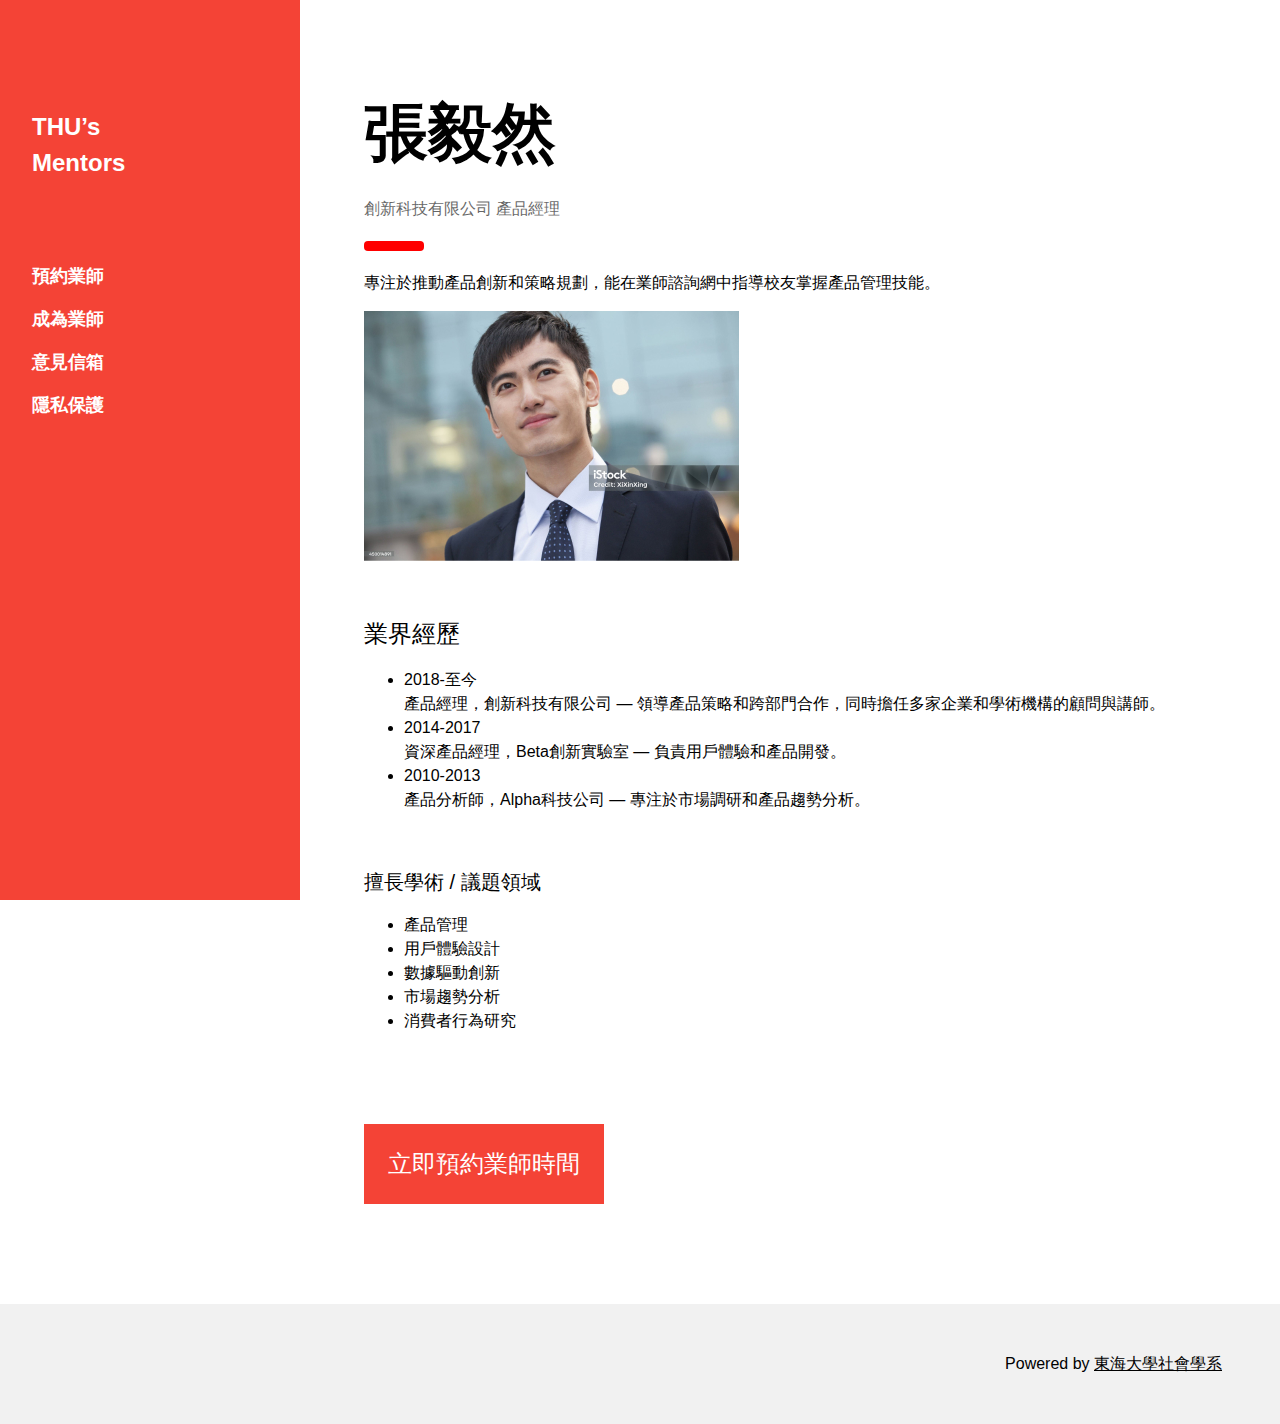
<file: cv.html>
<!DOCTYPE html>
<!-- saved from url=(0070)https://www.w3schools.com/w3css/tryw3css_templates_interior_design.htm -->
<html lang="en">

<head>
  <meta http-equiv="Content-Type" content="text/html; charset=UTF-8">
  <title>THU’s Mentors</title>
  <meta name="viewport" content="width=device-width, initial-scale=1">
  <link rel="stylesheet" href="./W3.CSS Template_files/w3.css">
  <style>
    body,
    h1,
    h2,
    h3,
    h4,
    h5 {
      font-family: "Poppins", sans-serif
    }

    body {
      font-size: 16px;
    }

    .w3-half img {
      margin-bottom: -6px;
      margin-top: 16px;
      opacity: 0.8;
      cursor: pointer;
    }

    .w3-half img:hover {
      opacity: 1;
    }
  </style>
  <link rel="stylesheet"
    href="https://fonts.googleapis.com/css2?family=Material+Symbols+Outlined:opsz,wght,FILL,GRAD@24,400,0,0" />
</head>

<body class="vsc-initialized" data-new-gr-c-s-check-loaded="14.1171.0" data-gr-ext-installed=""
  cz-shortcut-listen="true">

  <!-- Sidebar/menu -->
  <nav class="w3-sidebar w3-red w3-collapse w3-top w3-large w3-padding" style="z-index:3;width:300px;font-weight:bold;"
    id="mySidebar"><br>

    <a href="javascript:void(0)" onclick="w3_close()" class="w3-button w3-hide-large w3-display-topleft"
      style="width:100%;font-size:32px;padding-top:12px;">
      <span class="material-symbols-outlined">
        cancel
      </span>
    </a>
    <div class="w3-container">
      <h3 class="w3-padding-64"><b>THU’s<br>Mentors</b></h3>
    </div>
    <div class="w3-bar-block">
      <a href="https://docs.google.com/forms/d/e/1FAIpQLSfRFjcUIHqtGvLFUH5jR6refglsujY41hl6vPa5Kp1DiIWt1A/viewform?usp=sf_link"
        onclick="w3_close()" class="w3-bar-item w3-button w3-hover-white">預約業師</a>
      <a href="https://docs.google.com/forms/d/e/1FAIpQLScsrudyjlAlnQzGuwro2e80C92sa3V1ifTkZOZOU1hrQZ_m-w/viewform?usp=sf_link"
        onclick="w3_close()" class="w3-bar-item w3-button w3-hover-white">成為業師</a>
      <a href="https://docs.google.com/forms/d/e/1FAIpQLSeZdAErbfoBkNfRKjcRAPLr6au0yzOh2tx7AZxDjGhss8jkwA/viewform?usp=sf_link"
        onclick="w3_close()" class="w3-bar-item w3-button w3-hover-white">意見信箱</a>
      <a href="https://docs.google.com/document/d/e/2PACX-1vQ6wnWEfNeJM3LdCtMnsGd_MQdlwpm2M087MoVqrH5Hjt7IRVSMU1WaR4mAoa_aeBp3YW-MZbEHXYf6/pub"
        onclick="w3_close()" class="w3-bar-item w3-button w3-hover-white">隱私保護</a>
    </div>
  </nav>

  <!-- Top menu on small screens -->
  <header class="w3-container w3-top w3-hide-large w3-red w3-xlarge w3-padding">
    <a href="javascript:void(0)" class="w3-button w3-red w3-margin-right" onclick="w3_open()">☰</a>
    <span>THU’s Mentors</span>
  </header>

  <!-- Overlay effect when opening sidebar on small screens -->
  <div class="w3-overlay w3-hide-large" onclick="w3_close()" style="cursor:pointer" title="close side menu"
    id="myOverlay"></div>

  <!-- !PAGE CONTENT! -->
  <div class="w3-main" style="margin-left:340px;margin-right:40px">
    <!-- The Team -->
    <!-- The filterable elements. Note that some have multiple class names (this can be used if they belong to multiple categories) -->

    <div class="w3-row-padding">



      <!-- Services -->
      <div class="w3-container" id="services" style="margin-top:75px">
        <h1 class="w3-jumbo"><b>張毅然</b></h1>
        <p class="w3-opacity">創新科技有限公司 產品經理</p>
        <hr style="width:50px;border:5px solid red" class="w3-round">
        <p>專注於推動產品創新和策略規劃，能在業師諮詢網中指導校友掌握產品管理技能。</p>
        <img src="./W3.CSS Template_files/team1.jpg" alt="張毅然">
        <h3 style="margin-top: 55px;">業界經歷</h3>
        <ul class="list-unstyled list-line mb-5">
          <li>2018-至今<br>產品經理，創新科技有限公司 — 領導產品策略和跨部門合作，同時擔任多家企業和學術機構的顧問與講師。</li>
          <li>2014-2017<br>資深產品經理，Beta創新實驗室 — 負責用戶體驗和產品開發。</li>
          <li>2010-2013<br>產品分析師，Alpha科技公司 — 專注於市場調研和產品趨勢分析。</li>
        </ul>
        <h4 style="margin-top: 55px;">擅長學術 / 議題領域</h4>
        <ul class="list-unstyled list-line mb-5">
          <li>產品管理</li>
          <li>用戶體驗設計</li>
          <li>數據驅動創新</li>
          <li>市場趨勢分析</li>
          <li>消費者行為研究</li>
        </ul>
      </div>
      <div class="w3-container" id="services" style="margin-top:75px">
        <a class="w3-button w3-red w3-padding-large w3-hover-black"
          href="https://docs.google.com/forms/d/e/1FAIpQLSfRFjcUIHqtGvLFUH5jR6refglsujY41hl6vPa5Kp1DiIWt1A/viewform?usp=sf_link">
          <h3>立即預約業師時間</h3>
        </a>
      </div>


      <!-- End page content -->
    </div>
  </div>
  <!-- W3.CSS Container -->
  <div class="w3-light-grey w3-container w3-padding-32" style="margin-top:75px;padding-right:58px">
    <p class="w3-right">Powered by <a href="https://soc.thu.edu.tw/" title="東海大學社會學系" target="_blank"
        class="w3-hover-opacity">東海大學社會學系</a></p>
  </div>

  <script>
    // Script to open and close sidebar
    function w3_open() {
      document.getElementById("mySidebar").style.display = "block";
      document.getElementById("myOverlay").style.display = "block";
    }

    function w3_close() {
      document.getElementById("mySidebar").style.display = "none";
      document.getElementById("myOverlay").style.display = "none";
    }

    // Modal Image Gallery
    function onClick(element) {
      document.getElementById("img01").src = element.src;
      document.getElementById("modal01").style.display = "block";
      var captionText = document.getElementById("caption");
      captionText.innerHTML = element.alt;
    }

    filterSelection("all")
    function filterSelection(c) {
      var x, i;
      x = document.getElementsByClassName("filterDiv");
      if (c == "all") c = "";
      // Add the "show" class (display:block) to the filtered elements, and remove the "show" class from the elements that are not selected
      for (i = 0; i < x.length; i++) {
        w3RemoveClass(x[i], "show");
        if (x[i].className.indexOf(c) > -1) w3AddClass(x[i], "show");
      }
    }

    // Show filtered elements
    function w3AddClass(element, name) {
      var i, arr1, arr2;
      arr1 = element.className.split(" ");
      arr2 = name.split(" ");
      for (i = 0; i < arr2.length; i++) {
        if (arr1.indexOf(arr2[i]) == -1) {
          element.className += " " + arr2[i];
        }
      }
    }

    // Hide elements that are not selected
    function w3RemoveClass(element, name) {
      var i, arr1, arr2;
      arr1 = element.className.split(" ");
      arr2 = name.split(" ");
      for (i = 0; i < arr2.length; i++) {
        while (arr1.indexOf(arr2[i]) > -1) {
          arr1.splice(arr1.indexOf(arr2[i]), 1);
        }
      }
      element.className = arr1.join(" ");
    }

    // Add active class to the current control button (highlight it)
    var btnContainer = document.getElementById("myBtnContainer");
    var btns = btnContainer.getElementsByClassName("btn");
    for (var i = 0; i < btns.length; i++) {
      btns[i].addEventListener("click", function () {
        var current = document.getElementsByClassName("active");
        current[0].className = current[0].className.replace(" active", "");
        this.className += " active";
      });
    }
  </script>



</body>


</html>
</file>
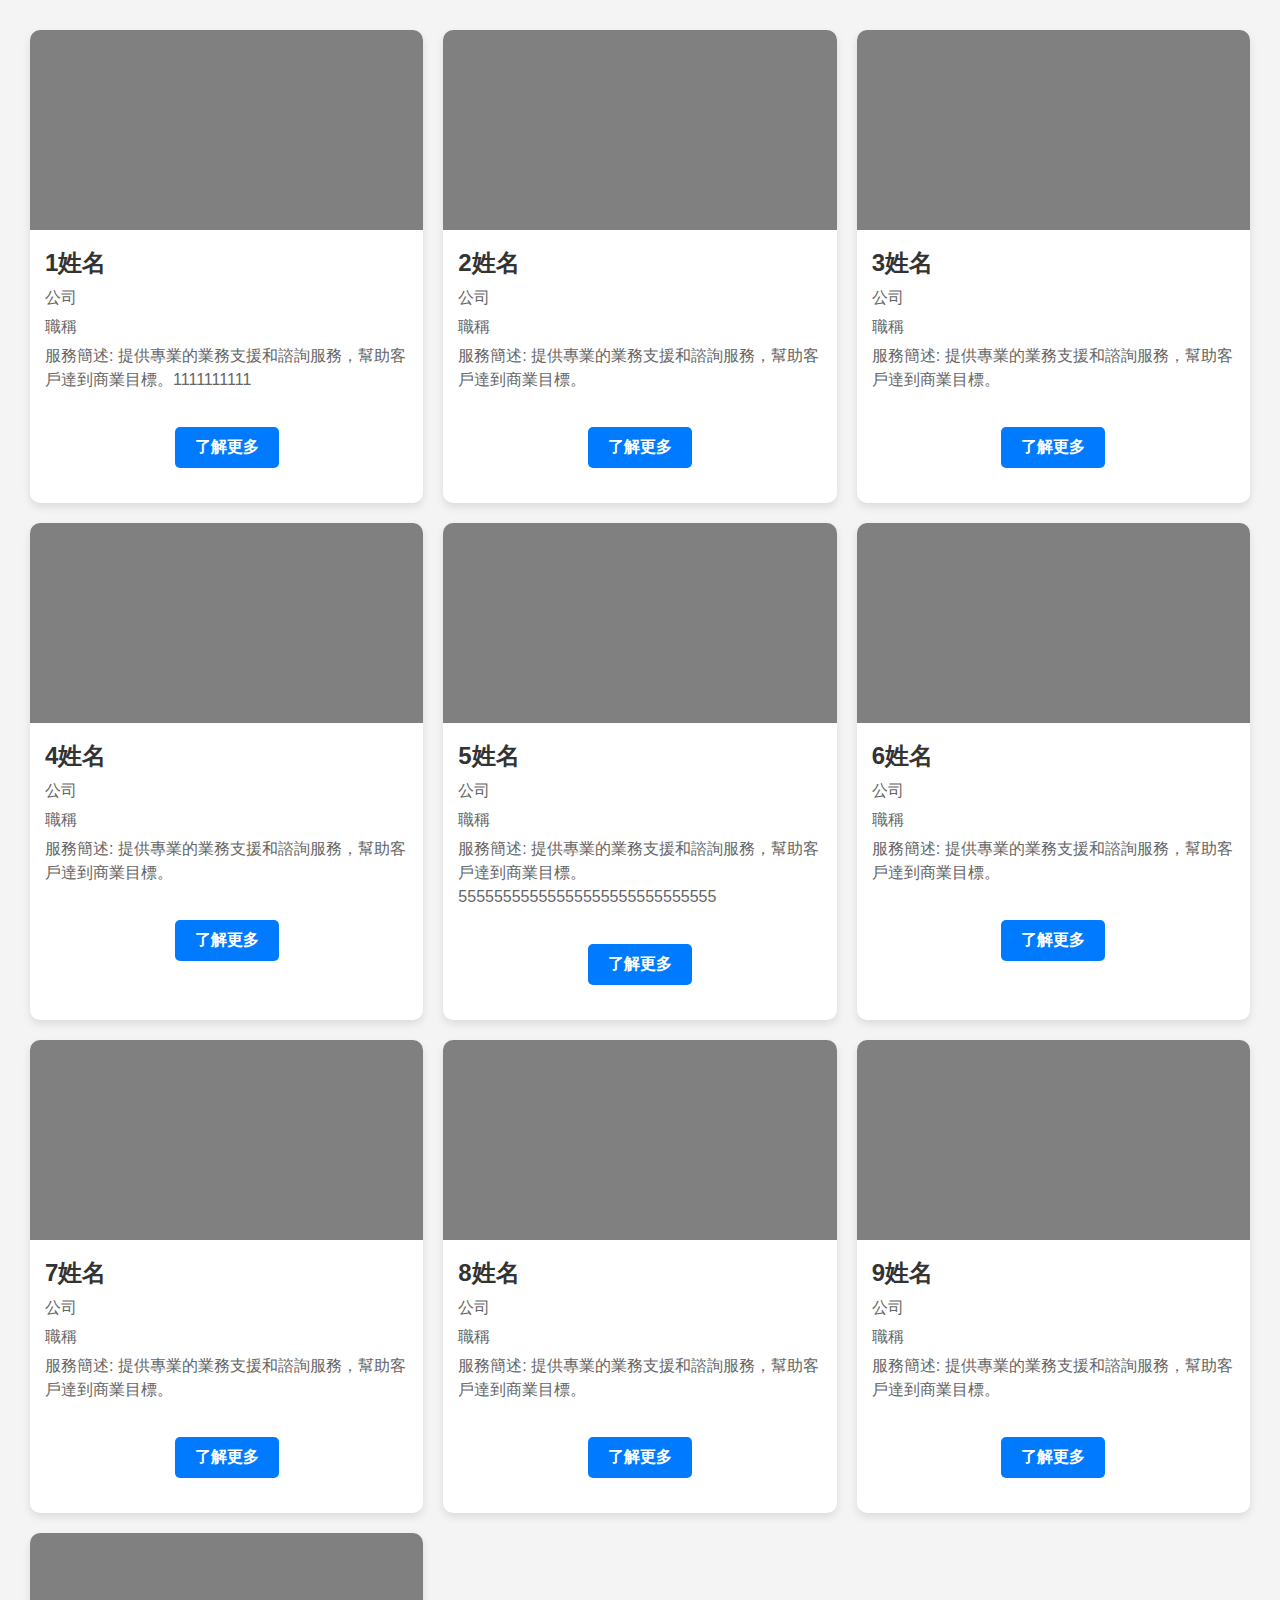
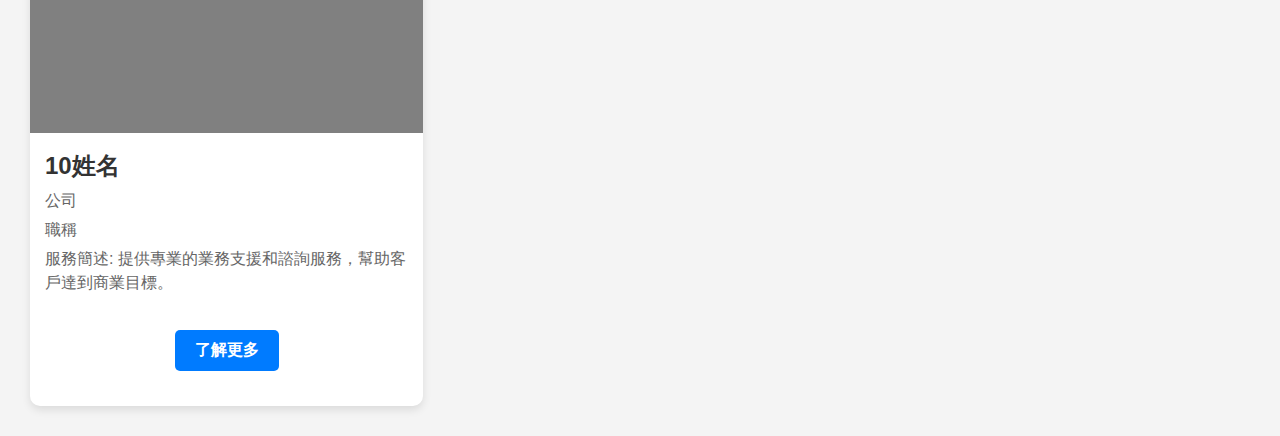
<file: test.html>
<!DOCTYPE html>
<html lang="en">
<head>
    <meta charset="UTF-8">
    <meta name="viewport" content="width=device-width, initial-scale=1.0">
    <title>Profile Card</title>
    <link rel="stylesheet" href="styles.css">
</head>
<body>
  <div class="cards-container">
    <div class="card">
        <div class="photo" aria-label="profile photo"></div>
        <div class="info">
            <h2>1姓名</h2>
            <p>公司</p>
            <p>職稱</p>
            <p>服務簡述: 提供專業的業務支援和諮詢服務，幫助客戶達到商業目標。1111111111</p>
        </div>
        <a href="https://example.com" class="button">了解更多</a>
    </div>
  <div class="card">
        <div class="photo" aria-label="profile photo"></div>
        <div class="info">
            <h2>2姓名</h2>
            <p>公司</p>
            <p>職稱</p>
            <p>服務簡述: 提供專業的業務支援和諮詢服務，幫助客戶達到商業目標。</p>
        </div>
        <a href="https://example.com" class="button">了解更多</a>
    </div>
  <div class="card">
        <div class="photo" aria-label="profile photo"></div>
        <div class="info">
            <h2>3姓名</h2>
            <p>公司</p>
            <p>職稱</p>
            <p>服務簡述: 提供專業的業務支援和諮詢服務，幫助客戶達到商業目標。</p>
        </div>
        <a href="https://example.com" class="button">了解更多</a>
    </div>
  <div class="card">
        <div class="photo" aria-label="profile photo"></div>
        <div class="info">
            <h2>4姓名</h2>
            <p>公司</p>
            <p>職稱</p>
            <p>服務簡述: 提供專業的業務支援和諮詢服務，幫助客戶達到商業目標。</p>
        </div>
        <a href="https://example.com" class="button">了解更多</a>
    </div>
    <div class="card">
        <div class="photo" aria-label="profile photo"></div>
        <div class="info">
            <h2>5姓名</h2>
            <p>公司</p>
            <p>職稱</p>
            <p>服務簡述: 提供專業的業務支援和諮詢服務，幫助客戶達到商業目標。55555555555555555555555555555</p>
        </div>
        <a href="https://example.com" class="button">了解更多</a>
    </div>
    <div class="card">
        <div class="photo" aria-label="profile photo"></div>
        <div class="info">
            <h2>6姓名</h2>
            <p>公司</p>
            <p>職稱</p>
            <p>服務簡述: 提供專業的業務支援和諮詢服務，幫助客戶達到商業目標。</p>
        </div>
        <a href="https://example.com" class="button">了解更多</a>
    </div>
    <div class="card">
        <div class="photo" aria-label="profile photo"></div>
        <div class="info">
            <h2>7姓名</h2>
            <p>公司</p>
            <p>職稱</p>
            <p>服務簡述: 提供專業的業務支援和諮詢服務，幫助客戶達到商業目標。</p>
        </div>
        <a href="https://example.com" class="button">了解更多</a>
    </div>
    <div class="card">
        <div class="photo" aria-label="profile photo"></div>
        <div class="info">
            <h2>8姓名</h2>
            <p>公司</p>
            <p>職稱</p>
            <p>服務簡述: 提供專業的業務支援和諮詢服務，幫助客戶達到商業目標。</p>
        </div>
        <a href="https://example.com" class="button">了解更多</a>
    </div>
    <div class="card">
        <div class="photo" aria-label="profile photo"></div>
        <div class="info">
            <h2>9姓名</h2>
            <p>公司</p>
            <p>職稱</p>
            <p>服務簡述: 提供專業的業務支援和諮詢服務，幫助客戶達到商業目標。</p>
        </div>
        <a href="https://example.com" class="button">了解更多</a>
    </div>
    <div class="card">
        <div class="photo" aria-label="profile photo"></div>
        <div class="info">
            <h2>10姓名</h2>
            <p>公司</p>
            <p>職稱</p>
            <p>服務簡述: 提供專業的業務支援和諮詢服務，幫助客戶達到商業目標。</p>
        </div>
        <a href="https://example.com" class="button">了解更多</a>
    </div>
  </div>
</body>
</html>
</file>
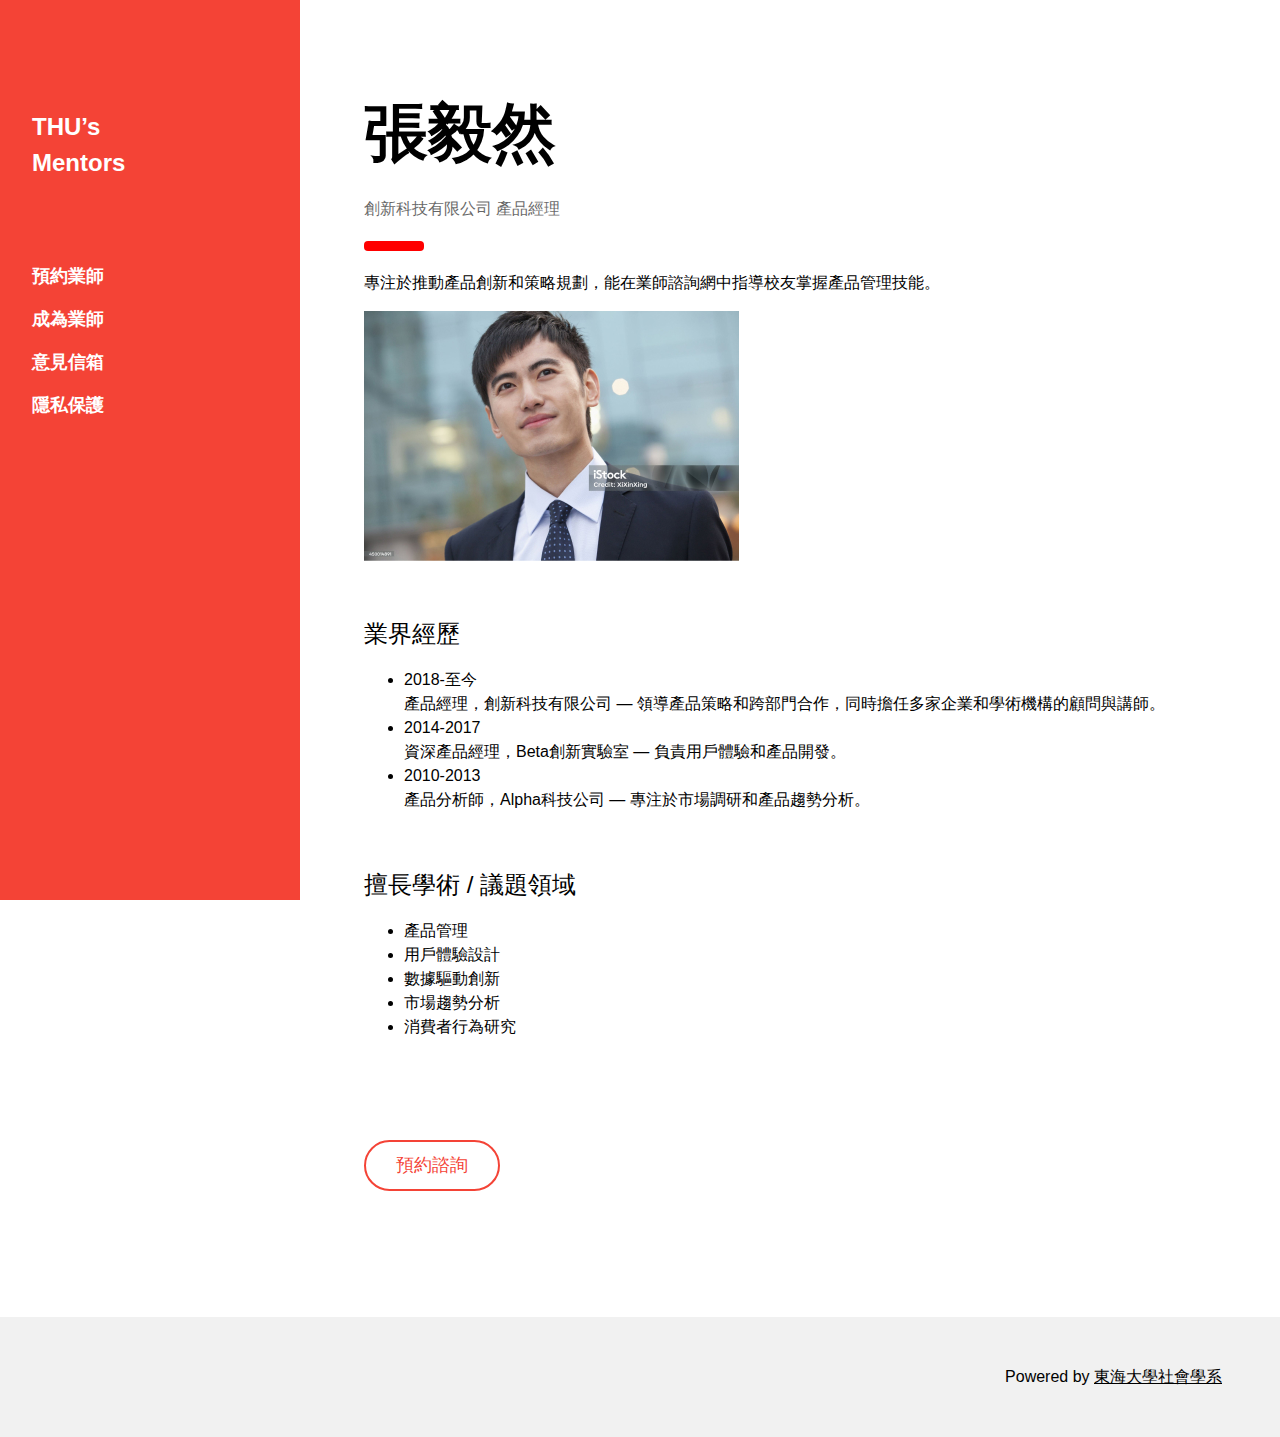
<file: 張毅然.html>
<!DOCTYPE html>
<!-- saved from url=(0070)https://www.w3schools.com/w3css/tryw3css_templates_interior_design.htm -->
<html lang="en">

<head>

  <!-- Google Tag Manager -->
  <script>(function (w, d, s, l, i) {
      w[l] = w[l] || []; w[l].push({
        'gtm.start':
          new Date().getTime(), event: 'gtm.js'
      }); var f = d.getElementsByTagName(s)[0],
        j = d.createElement(s), dl = l != 'dataLayer' ? '&l=' + l : ''; j.async = true; j.src =
          'https://www.googletagmanager.com/gtm.js?id=' + i + dl; f.parentNode.insertBefore(j, f);
    })(window, document, 'script', 'dataLayer', 'GTM-NVGWFGR7');</script>
  <!-- End Google Tag Manager -->

  <!-- Google tag (gtag.js) -->
  <script async src="https://www.googletagmanager.com/gtag/js?id=G-FJE0RJ6J0C"></script>
  <script>
    window.dataLayer = window.dataLayer || [];
    function gtag() { dataLayer.push(arguments); }
    gtag('js', new Date());

    gtag('config', 'G-FJE0RJ6J0C');
  </script>
  <!--  End Google tag (gtag.js) -->

  <meta http-equiv="Content-Type" content="text/html; charset=UTF-8">
  <title>THU’s Mentors</title>
  <meta name="viewport" content="width=device-width, initial-scale=1">
  <link rel="stylesheet" href="./W3.CSS Template_files/w3.css">
  <style>
    body,
    h1,
    h2,
    h3,
    h4,
    h5 {
      font-family: "Poppins", sans-serif
    }

    body {
      font-size: 16px;
    }

    .w3-half img {
      margin-bottom: -6px;
      margin-top: 16px;
      opacity: 0.8;
      cursor: pointer;
    }

    .w3-half img:hover {
      opacity: 1;
    }
  </style>
  <link rel="stylesheet"
    href="https://fonts.googleapis.com/css2?family=Material+Symbols+Outlined:opsz,wght,FILL,GRAD@24,400,0,0" />

</head>

<body class="vsc-initialized" data-new-gr-c-s-check-loaded="14.1171.0" data-gr-ext-installed=""
  cz-shortcut-listen="true">

  <!-- Google Tag Manager (noscript) -->
  <noscript><iframe src="https://www.googletagmanager.com/ns.html?id=GTM-NVGWFGR7" height="0" width="0"
      style="display:none;visibility:hidden"></iframe></noscript>
  <!-- End Google Tag Manager (noscript) -->

  <!-- Sidebar/menu -->
  <nav class="w3-sidebar w3-red w3-collapse w3-top w3-large w3-padding" style="z-index:3;width:300px;font-weight:bold;"
    id="mySidebar"><br>

    <a href="javascript:void(0)" onclick="w3_close()" class="w3-button w3-hide-large w3-display-topleft"
      style="width:100%;font-size:32px;padding-top:12px;">
      <span class="material-symbols-outlined">
        cancel
      </span>
    </a>
    <div class="w3-container">
      <a href="./index.html" style="text-decoration: none;">
        <h3 class="w3-padding-64"><b>THU’s<br>Mentors</b></h3>
      </a>
    </div>
    <div class="w3-bar-block">
      <a href="https://docs.google.com/forms/d/e/1FAIpQLSfRFjcUIHqtGvLFUH5jR6refglsujY41hl6vPa5Kp1DiIWt1A/viewform?usp=sf_link"
        onclick="w3_close()" class="w3-bar-item w3-button w3-hover-white">預約業師</a>
      <a href="https://docs.google.com/forms/d/e/1FAIpQLScsrudyjlAlnQzGuwro2e80C92sa3V1ifTkZOZOU1hrQZ_m-w/viewform?usp=sf_link"
        onclick="w3_close()" class="w3-bar-item w3-button w3-hover-white">成為業師</a>
      <a href="https://docs.google.com/forms/d/e/1FAIpQLSeZdAErbfoBkNfRKjcRAPLr6au0yzOh2tx7AZxDjGhss8jkwA/viewform?usp=sf_link"
        onclick="w3_close()" class="w3-bar-item w3-button w3-hover-white">意見信箱</a>
      <a href="https://docs.google.com/forms/d/e/1FAIpQLSeP7VYFLag9yRNBW72BdhrUL-9MH4VB8kZKAM2t_hC0Ng2fkQ/viewform?usp=sf_link"
        onclick="w3_close()" class="w3-bar-item w3-button w3-hover-white">隱私保護</a>
    </div>
  </nav>

  <!-- Top menu on small screens -->
  <header class="w3-container w3-top w3-hide-large w3-red w3-xlarge w3-padding">
    <a href="javascript:void(0)" class="w3-button w3-red w3-margin-right" onclick="w3_open()">☰</a>
    <span><a href="./index.html" style="text-decoration: none;">THU’s Mentors</a></span>
  </header>

  <!-- Overlay effect when opening sidebar on small screens -->
  <div class="w3-overlay w3-hide-large" onclick="w3_close()" style="cursor:pointer" title="close side menu"
    id="myOverlay"></div>

  <!-- !PAGE CONTENT! -->
  <div class="w3-main" style="margin-left:340px;margin-right:40px">
    <!-- The Team -->
    <!-- The filterable elements. Note that some have multiple class names (this can be used if they belong to multiple categories) -->

    <div class="w3-row-padding">



      <!-- Services -->
      <div class="w3-container" id="services" style="margin-top:75px">
        <h1 class="w3-jumbo"><b>張毅然</b></h1>
        <p class="w3-opacity">創新科技有限公司 產品經理</p>
        <hr style="width:50px;border:5px solid red" class="w3-round">
        <p>專注於推動產品創新和策略規劃，能在業師諮詢網中指導校友掌握產品管理技能。</p>
        <img src="./W3.CSS Template_files/team1.jpg" alt="張毅然">
        <h3 style="margin-top: 55px;">業界經歷</h3>
        <ul class="list-unstyled list-line mb-5">
          <li>2018-至今<br>產品經理，創新科技有限公司 — 領導產品策略和跨部門合作，同時擔任多家企業和學術機構的顧問與講師。</li>
          <li>2014-2017<br>資深產品經理，Beta創新實驗室 — 負責用戶體驗和產品開發。</li>
          <li>2010-2013<br>產品分析師，Alpha科技公司 — 專注於市場調研和產品趨勢分析。</li>
        </ul>
        <h3 style="margin-top: 55px;">擅長學術 / 議題領域</h3>
        <ul class="list-unstyled list-line mb-5">
          <li>產品管理</li>
          <li>用戶體驗設計</li>
          <li>數據驅動創新</li>
          <li>市場趨勢分析</li>
          <li>消費者行為研究</li>
        </ul>
      </div>
      <div class="w3-container" id="services" style="margin-top:75px">
        <a class="freebutton"
          href="https://docs.google.com/forms/d/e/1FAIpQLSdzRiS1urc26dtYSjlGDFSrHwOypPrmgTC69BMcD2oGxEh_vQ/viewform?usp=sf_link">
          <h5>預約諮詢</h5>
        </a>
      </div>


      <!-- End page content -->
    </div>
  </div>
  <!-- W3.CSS Container -->
  <div class="w3-light-grey w3-container w3-padding-32" style="margin-top:75px;padding-right:58px">
    <p class="w3-right">Powered by <a href="https://soc.thu.edu.tw/" title="東海大學社會學系" target="_blank"
        class="w3-hover-opacity">東海大學社會學系</a></p>
  </div>

  <script>
    // Script to open and close sidebar
    function w3_open() {
      document.getElementById("mySidebar").style.display = "block";
      document.getElementById("myOverlay").style.display = "block";
    }

    function w3_close() {
      document.getElementById("mySidebar").style.display = "none";
      document.getElementById("myOverlay").style.display = "none";
    }

    // Modal Image Gallery
    function onClick(element) {
      document.getElementById("img01").src = element.src;
      document.getElementById("modal01").style.display = "block";
      var captionText = document.getElementById("caption");
      captionText.innerHTML = element.alt;
    }

    filterSelection("all")
    function filterSelection(c) {
      var x, i;
      x = document.getElementsByClassName("filterDiv");
      if (c == "all") c = "";
      // Add the "show" class (display:block) to the filtered elements, and remove the "show" class from the elements that are not selected
      for (i = 0; i < x.length; i++) {
        w3RemoveClass(x[i], "show");
        if (x[i].className.indexOf(c) > -1) w3AddClass(x[i], "show");
      }
    }

    // Show filtered elements
    function w3AddClass(element, name) {
      var i, arr1, arr2;
      arr1 = element.className.split(" ");
      arr2 = name.split(" ");
      for (i = 0; i < arr2.length; i++) {
        if (arr1.indexOf(arr2[i]) == -1) {
          element.className += " " + arr2[i];
        }
      }
    }

    // Hide elements that are not selected
    function w3RemoveClass(element, name) {
      var i, arr1, arr2;
      arr1 = element.className.split(" ");
      arr2 = name.split(" ");
      for (i = 0; i < arr2.length; i++) {
        while (arr1.indexOf(arr2[i]) > -1) {
          arr1.splice(arr1.indexOf(arr2[i]), 1);
        }
      }
      element.className = arr1.join(" ");
    }

    // Add active class to the current control button (highlight it)
    var btnContainer = document.getElementById("myBtnContainer");
    var btns = btnContainer.getElementsByClassName("btn");
    for (var i = 0; i < btns.length; i++) {
      btns[i].addEventListener("click", function () {
        var current = document.getElementsByClassName("active");
        current[0].className = current[0].className.replace(" active", "");
        this.className += " active";
      });
    }
  </script>



</body>


</html>
</file>
<file: styles.css>
body {
    font-family: Arial, sans-serif;
    display: flex;
    justify-content: center;
    align-items: center;
/*     height: 100vh; */
    margin: 0;
    background: #f4f4f4;
}
.cards-container {
    display: flex;
    flex-wrap: wrap;
    justify-content: flex-start; /* 從 space-around(居中) 改為 flex-start（齊左） */
    padding: 20px;
}
.card {
  flex: 1 1 100%; /* 在小屏幕上卡片會擴展至全寬 */
    box-sizing: border-box; /* 確保寬度計算包含邊距和內邊距 */
    margin: 10px;
    padding: 0px 0px 20px 0px;
    width: 300px;
    background: white;
    box-shadow: 0 4px 8px rgba(0, 0, 0, 0.1);
    border-radius: 10px;
    overflow: hidden;
    display: flex;
    flex-direction: column;
    align-items: center;
    max-width: 16.6667vw; /* 螢幕寬度的六分之一 */
    
}
/* 媒體查詢，當螢幕寬度大於或等於600px */
@media (min-width: 600px) {
    .card {
        flex: 1 1 calc(33.333% - 20px); /* 分為三列，每列留下邊距 */
        min-width: calc(33.333% - 20px); /* 最小寬度同樣設定，確保布局穩定 */
        /* 去除 max-width，或確保它不會大於 16.6667vw */
    }
}

.photo {
    width: 100%;
    height: 200px;
    background: gray;
}

.info {
    padding: 15px;
    text-align: left;
    line-height: 1.5;
}

h2 {
    margin: 0;
    color: #333;
}

p {
    margin: 5px 0;
    color: #666;
}

.button {
    display: inline-block;
    padding: 10px 20px;
    margin: 15px;
    background-color: #007BFF;
    color: white;
    text-decoration: none;
    border-radius: 5px;
    font-weight: bold;
    transition: background-color 0.3s;
}

.button:hover {
    background-color: #0056b3;
}
</file>
